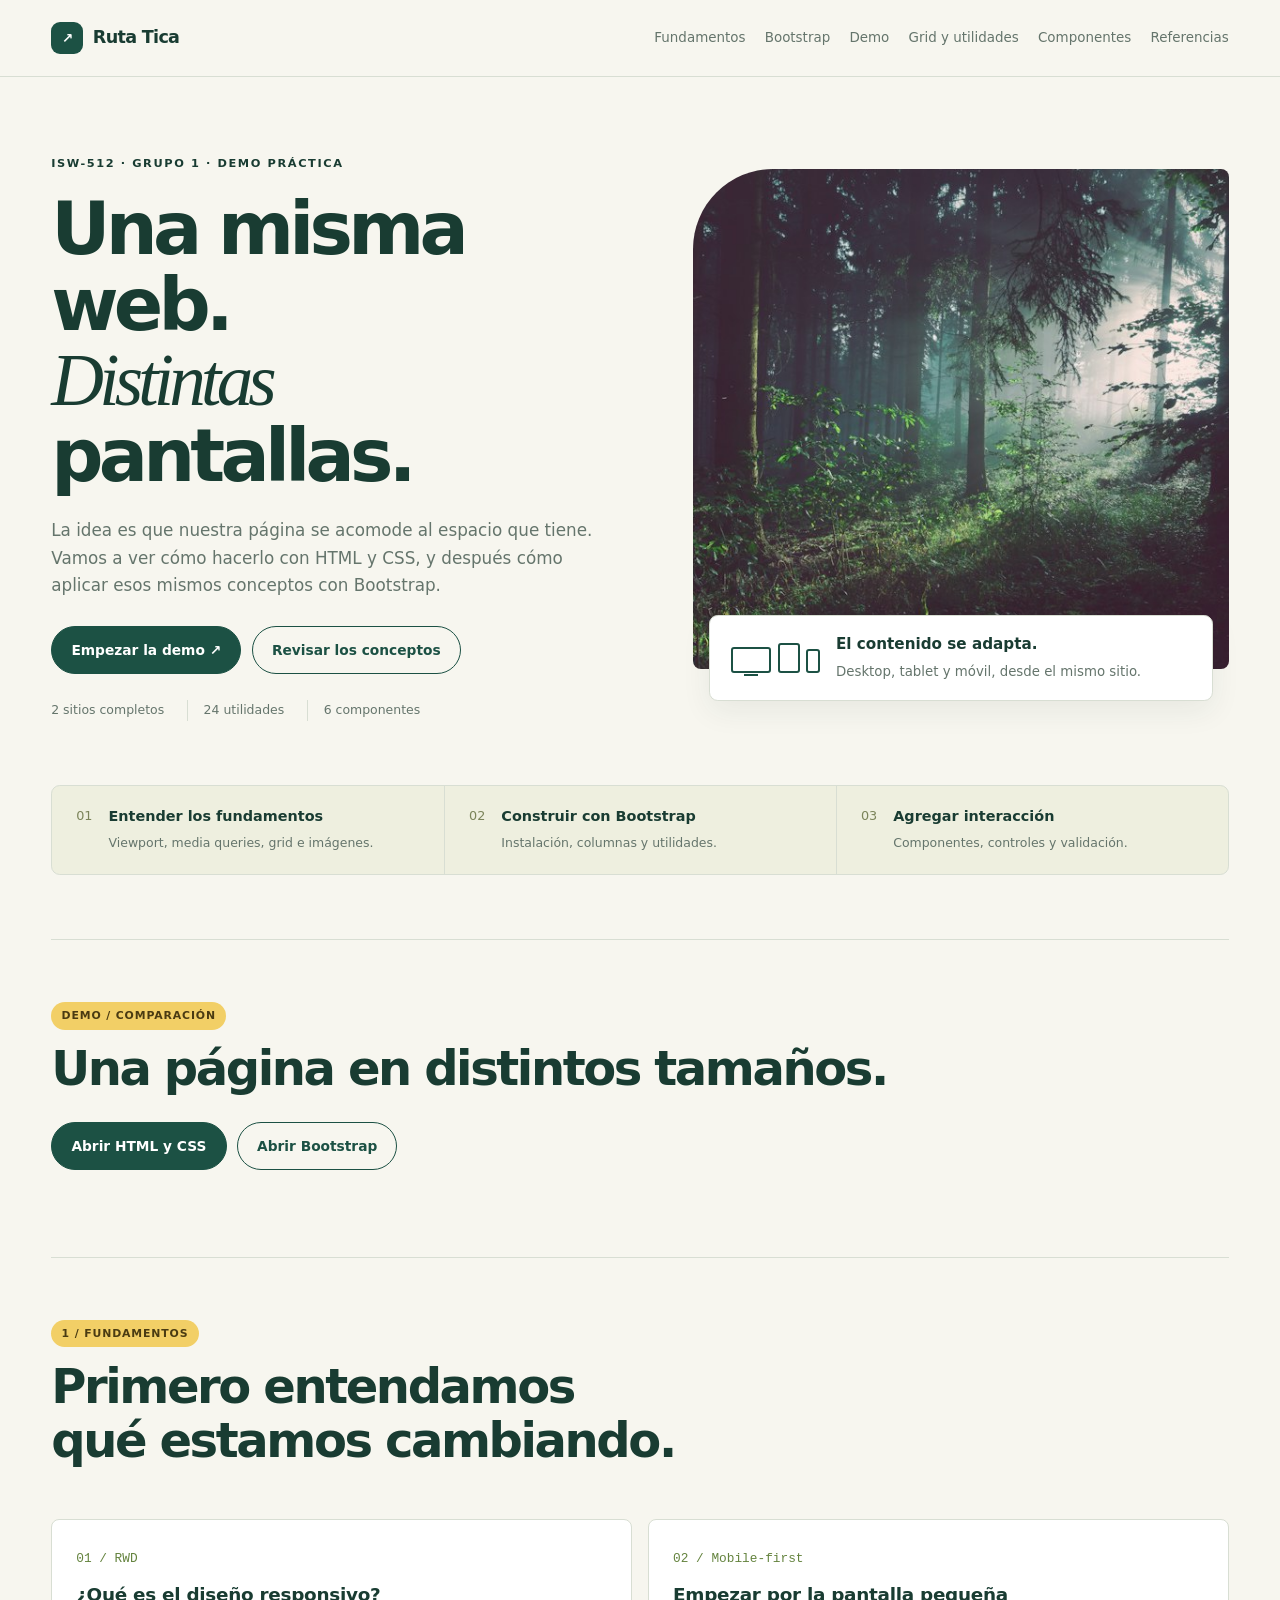
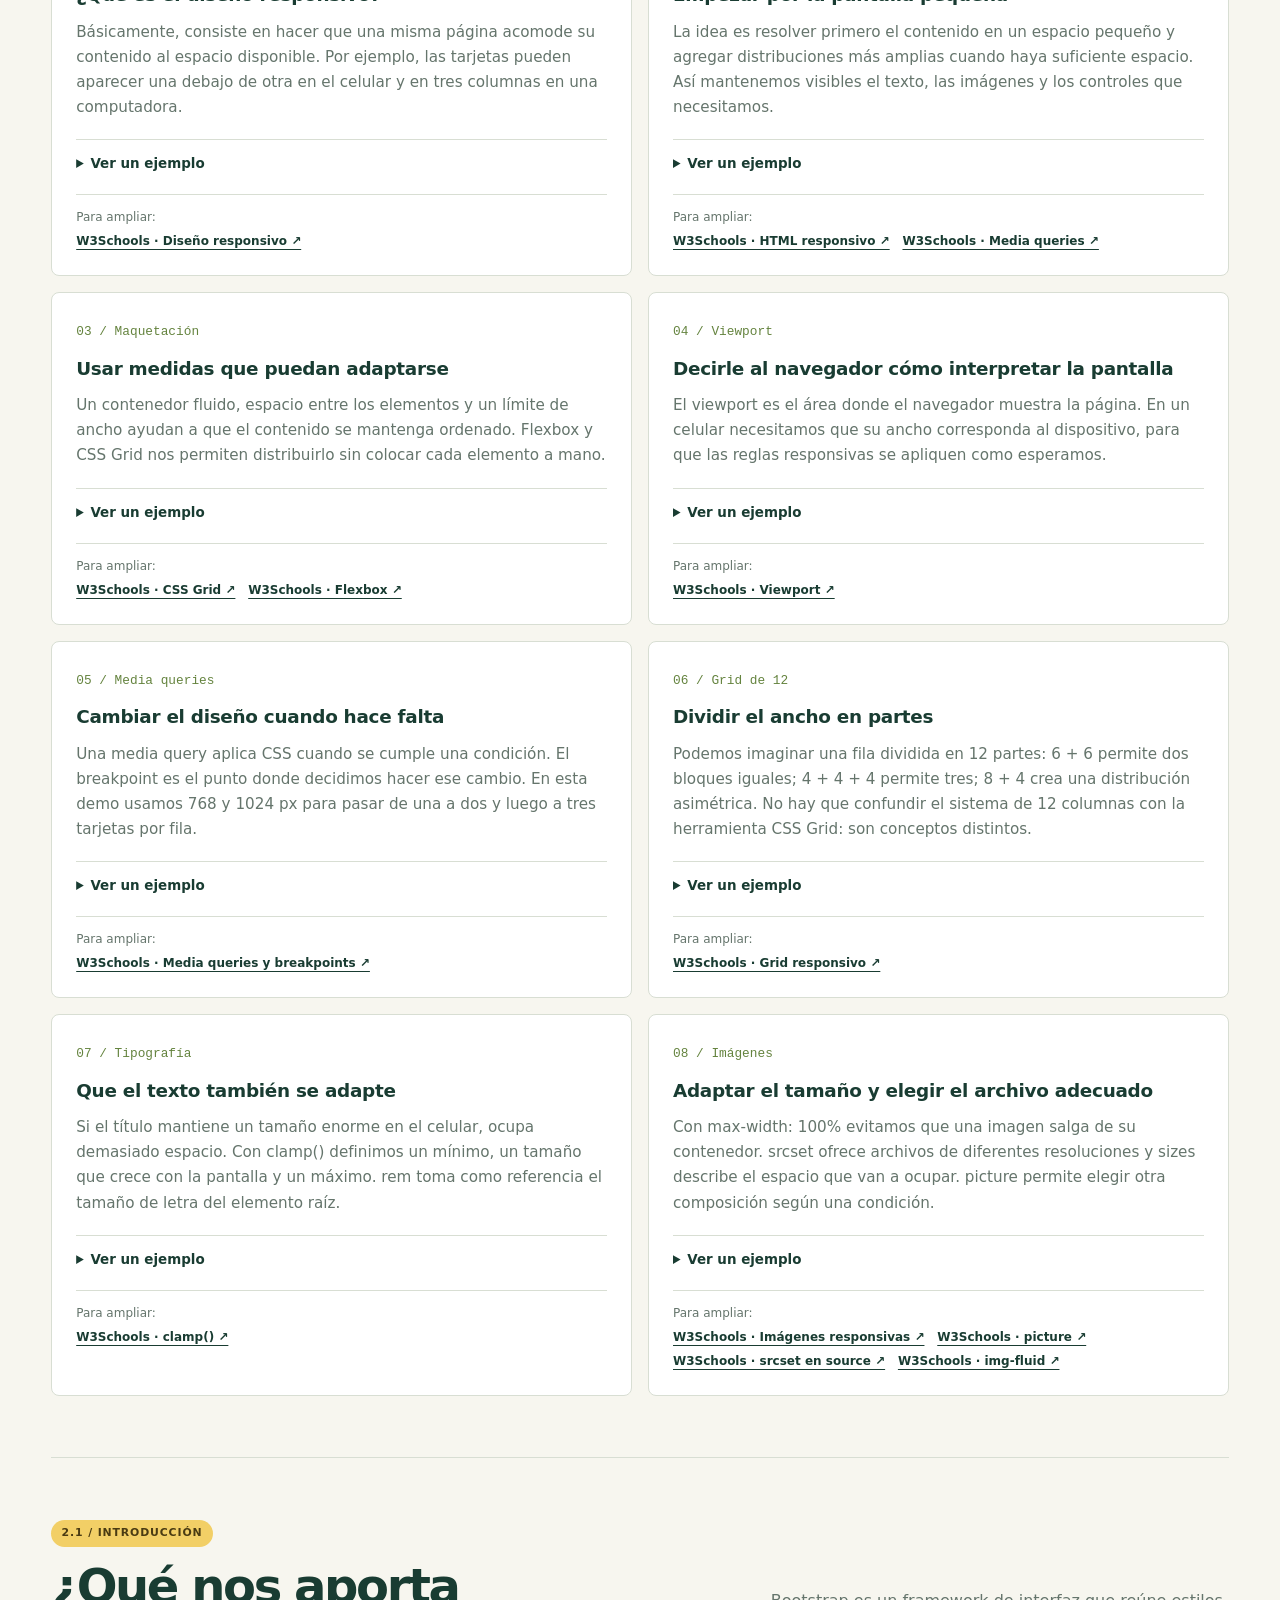
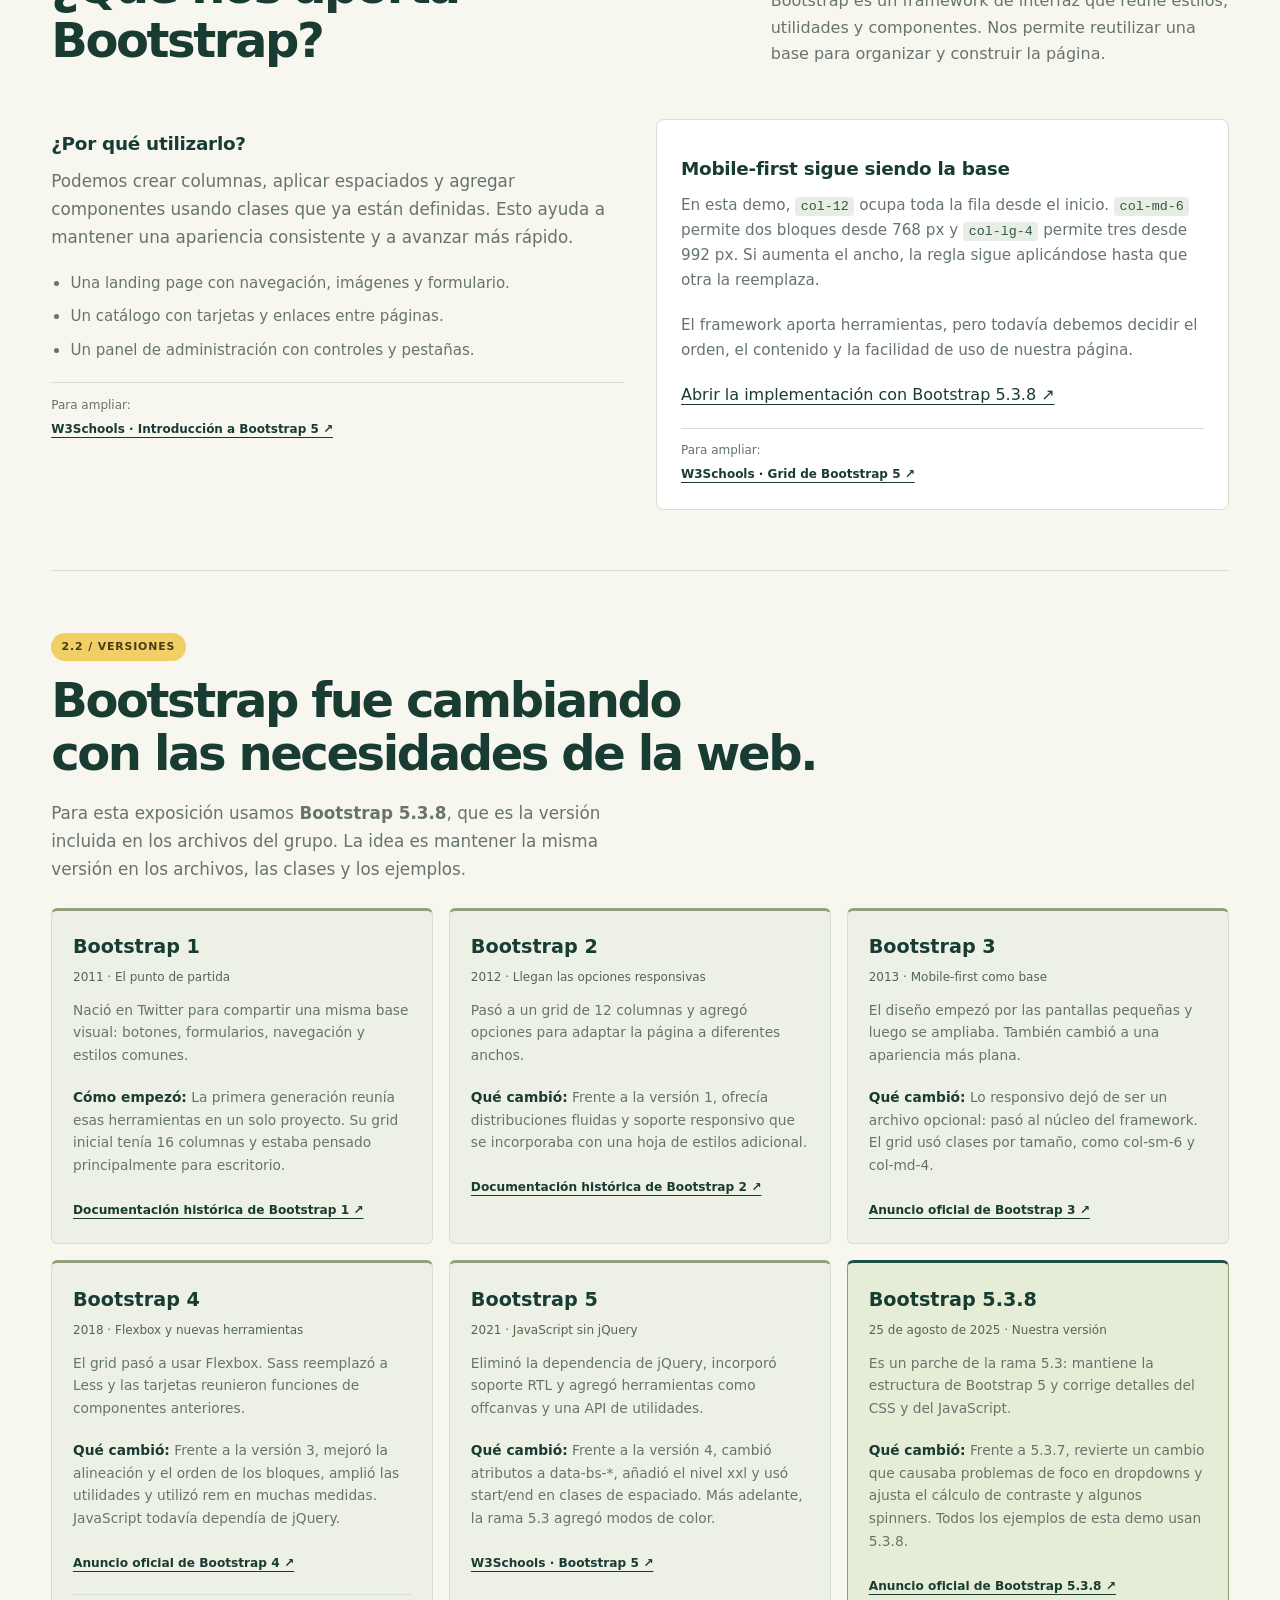
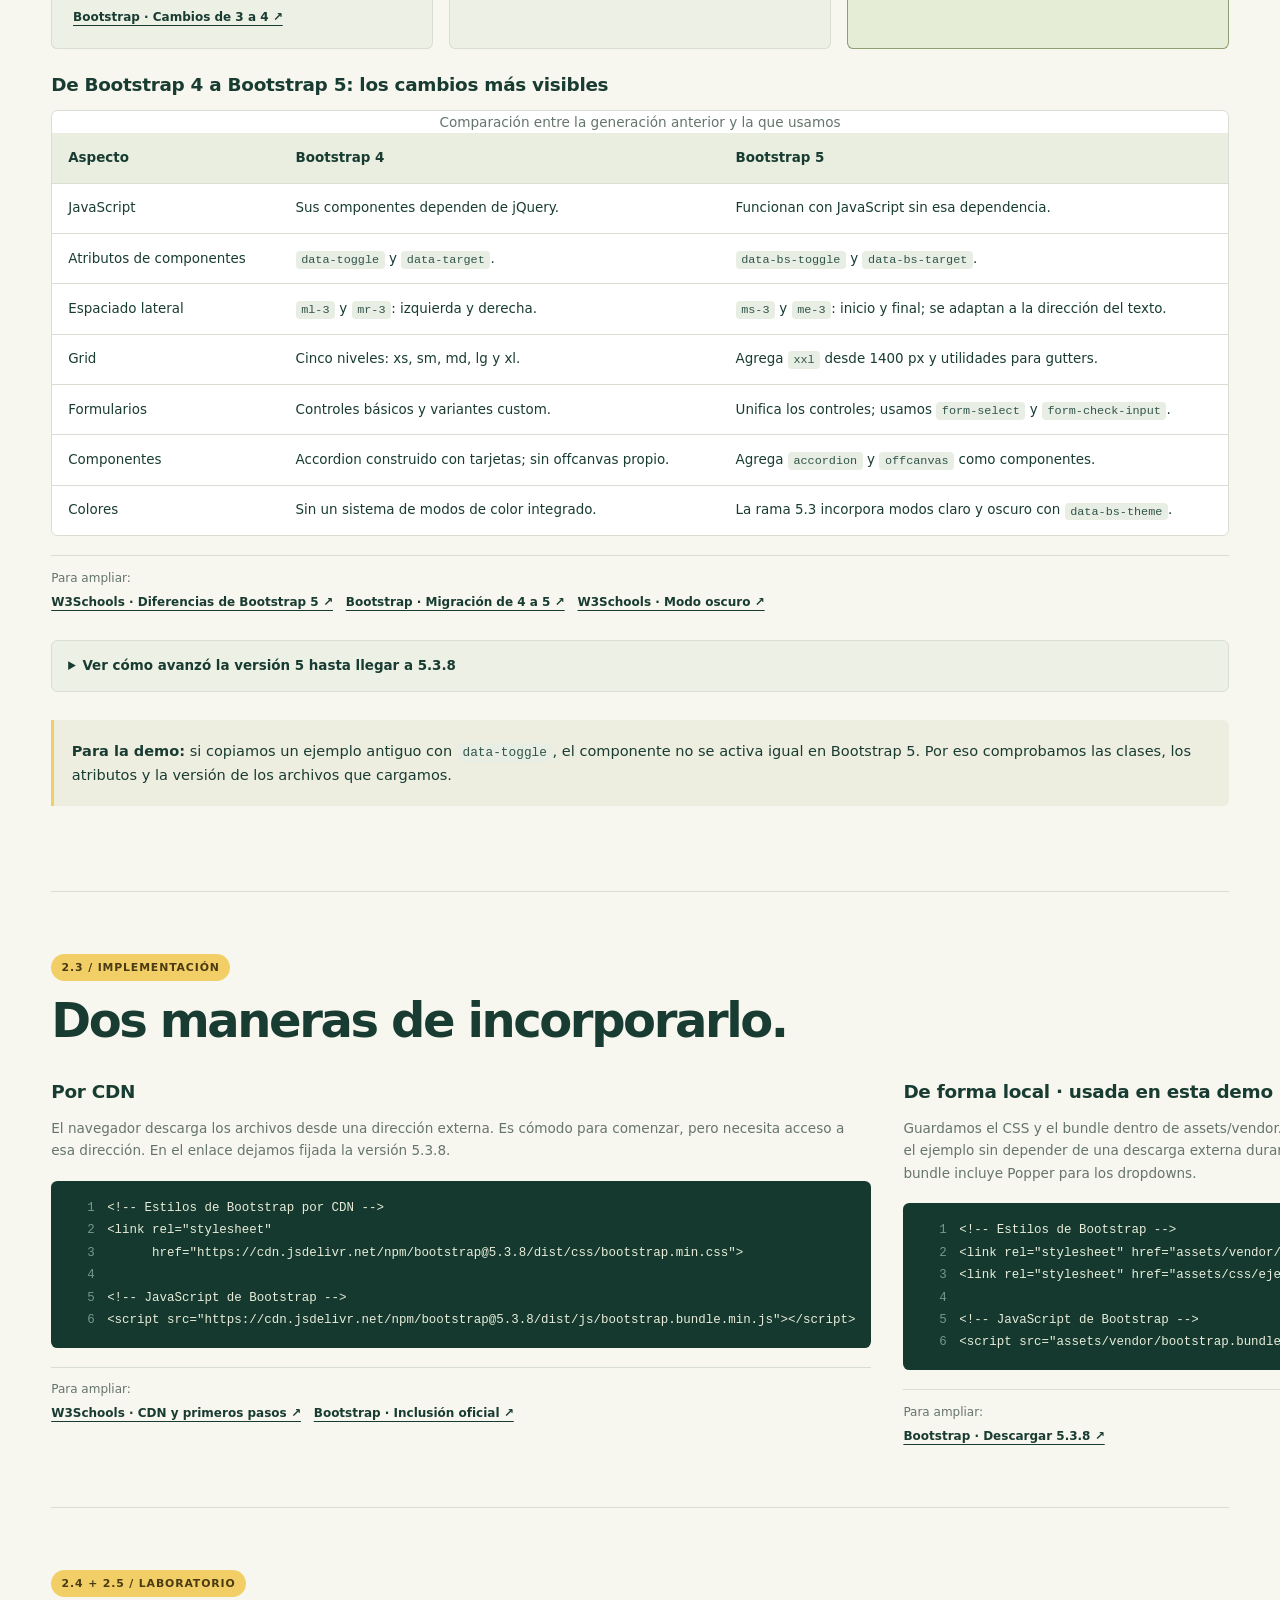
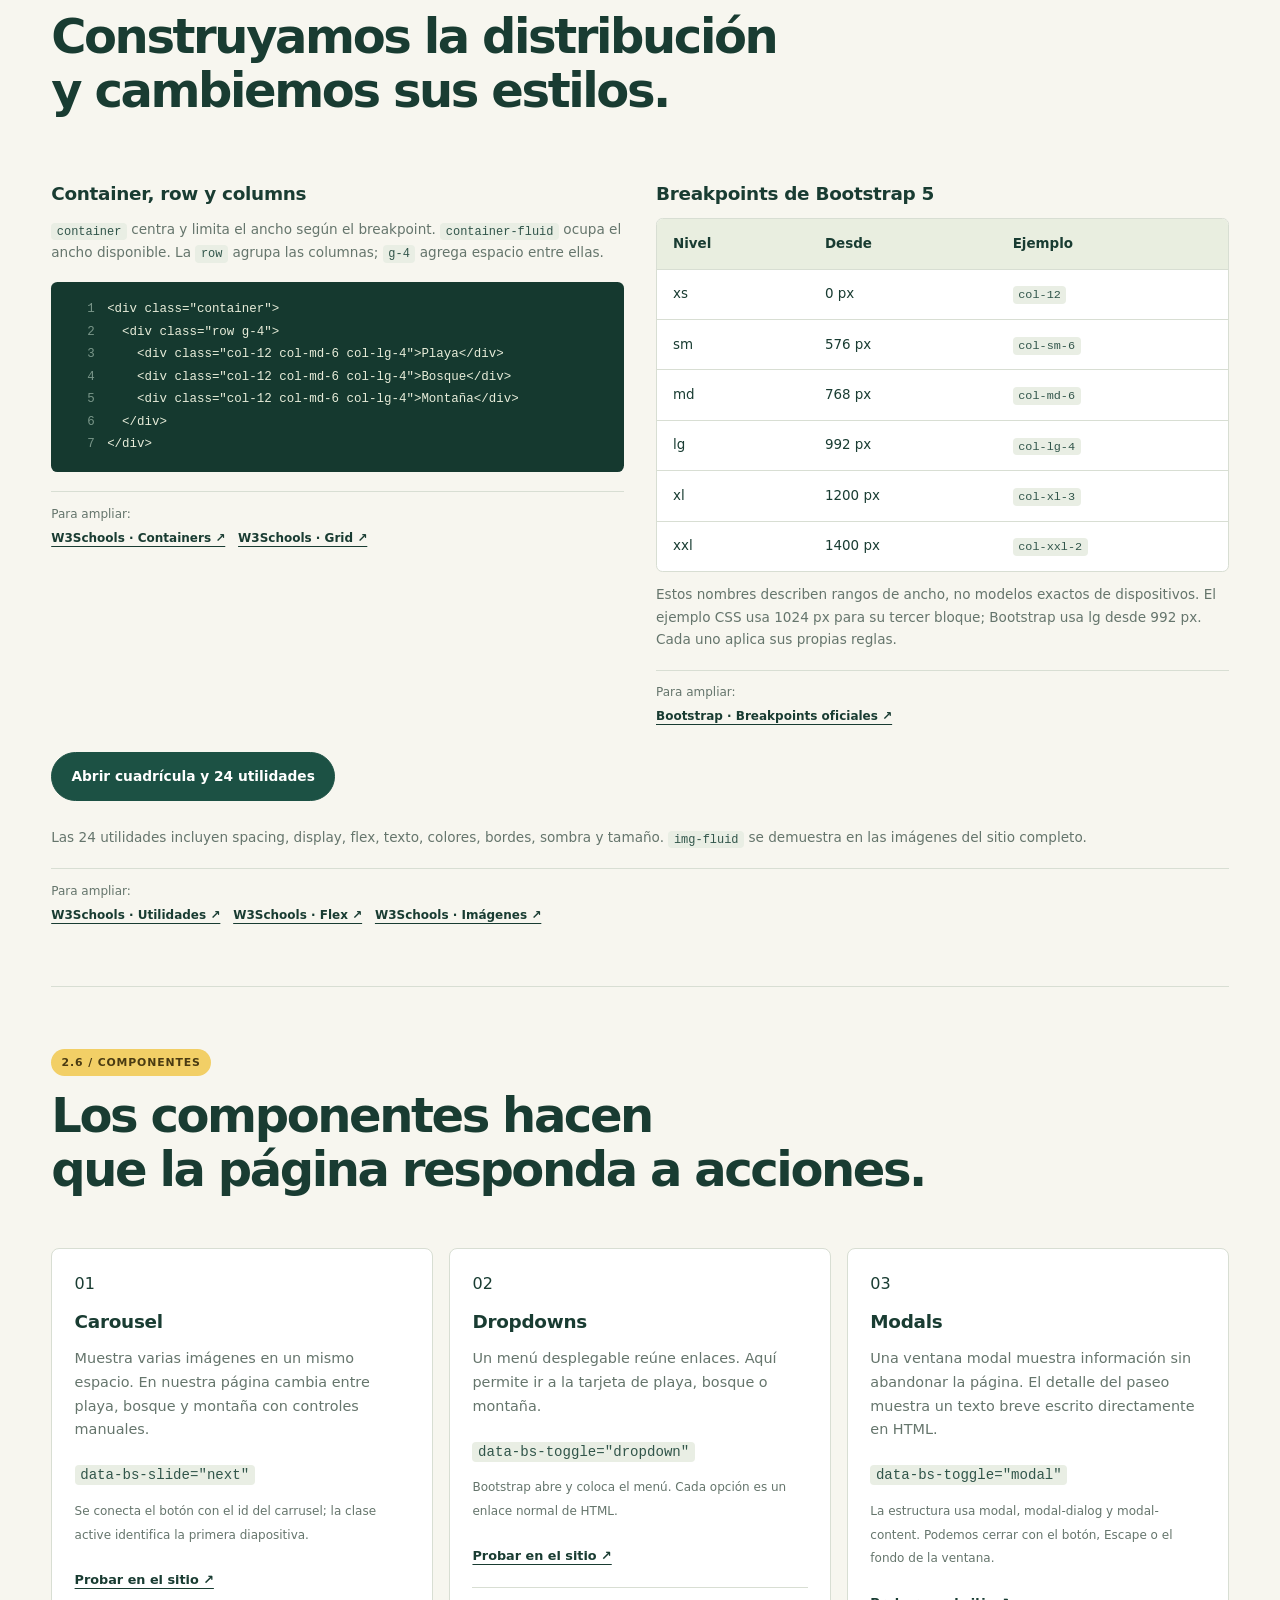
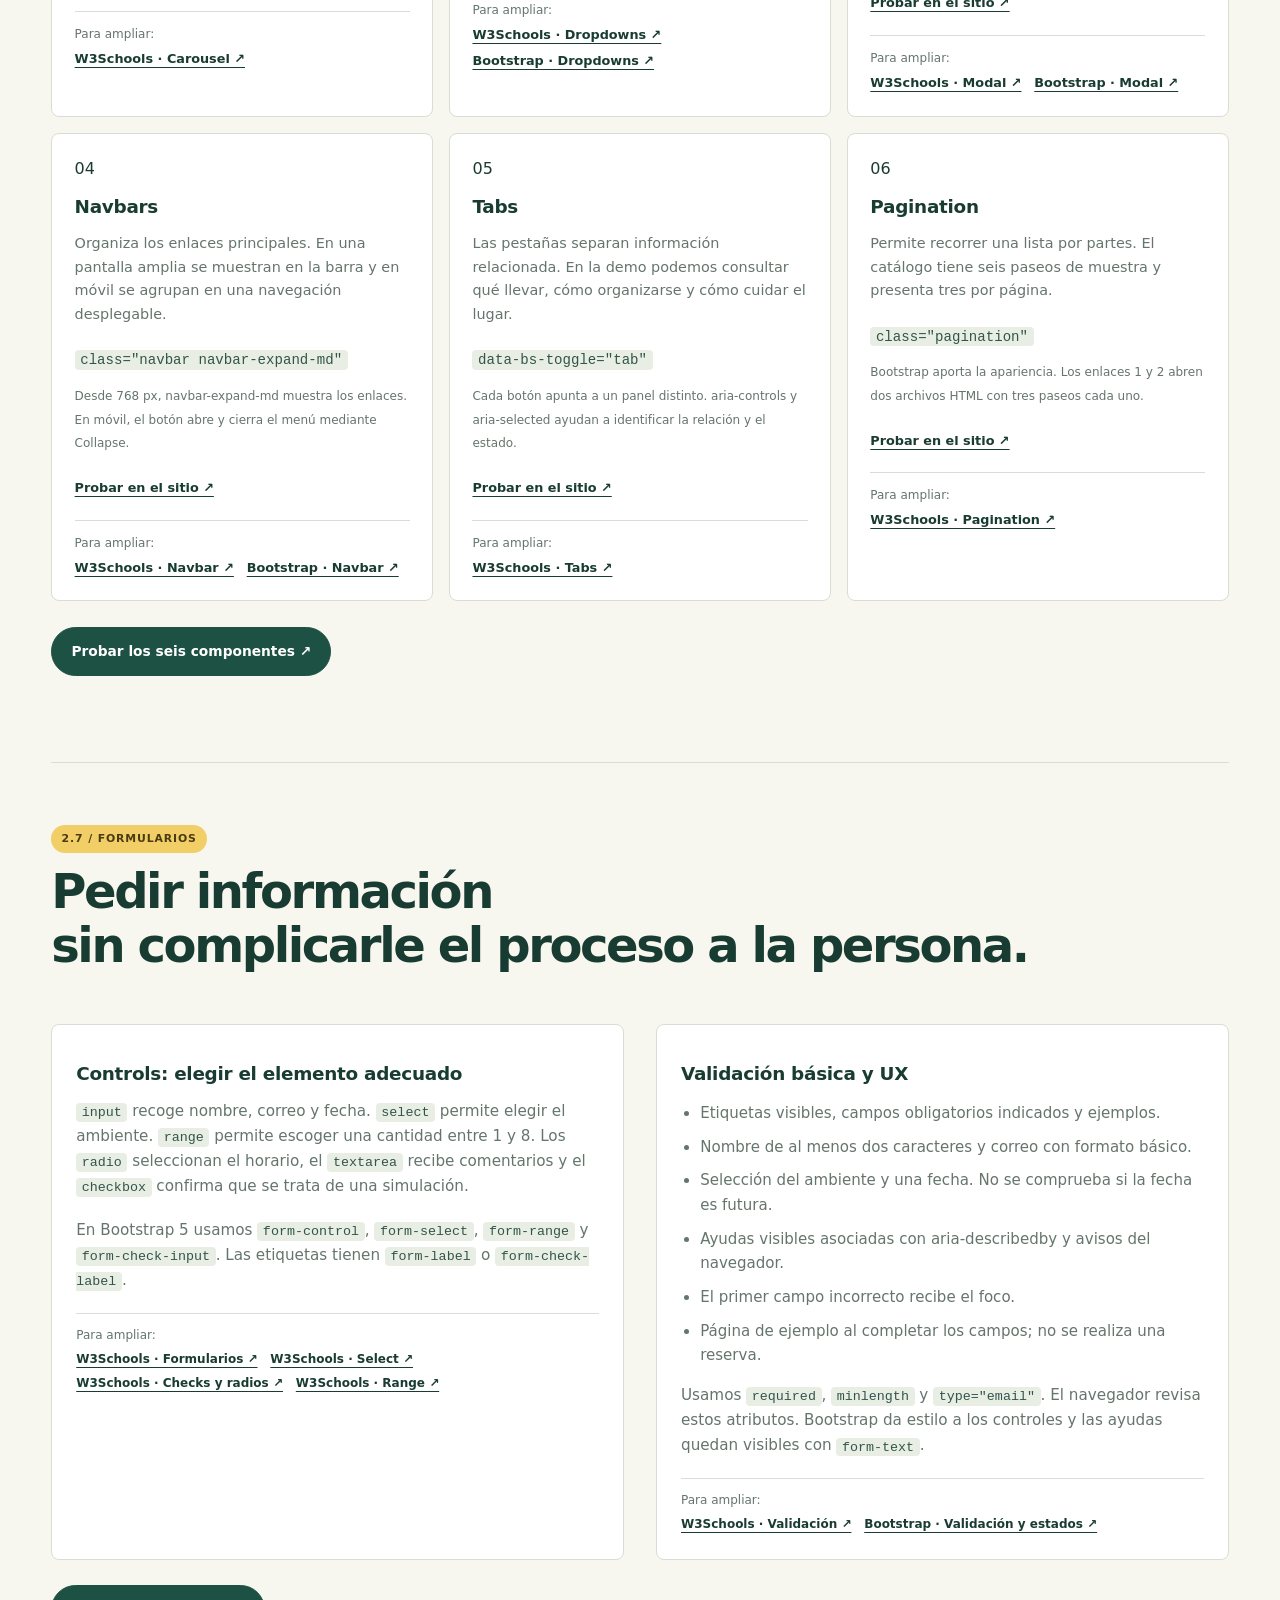
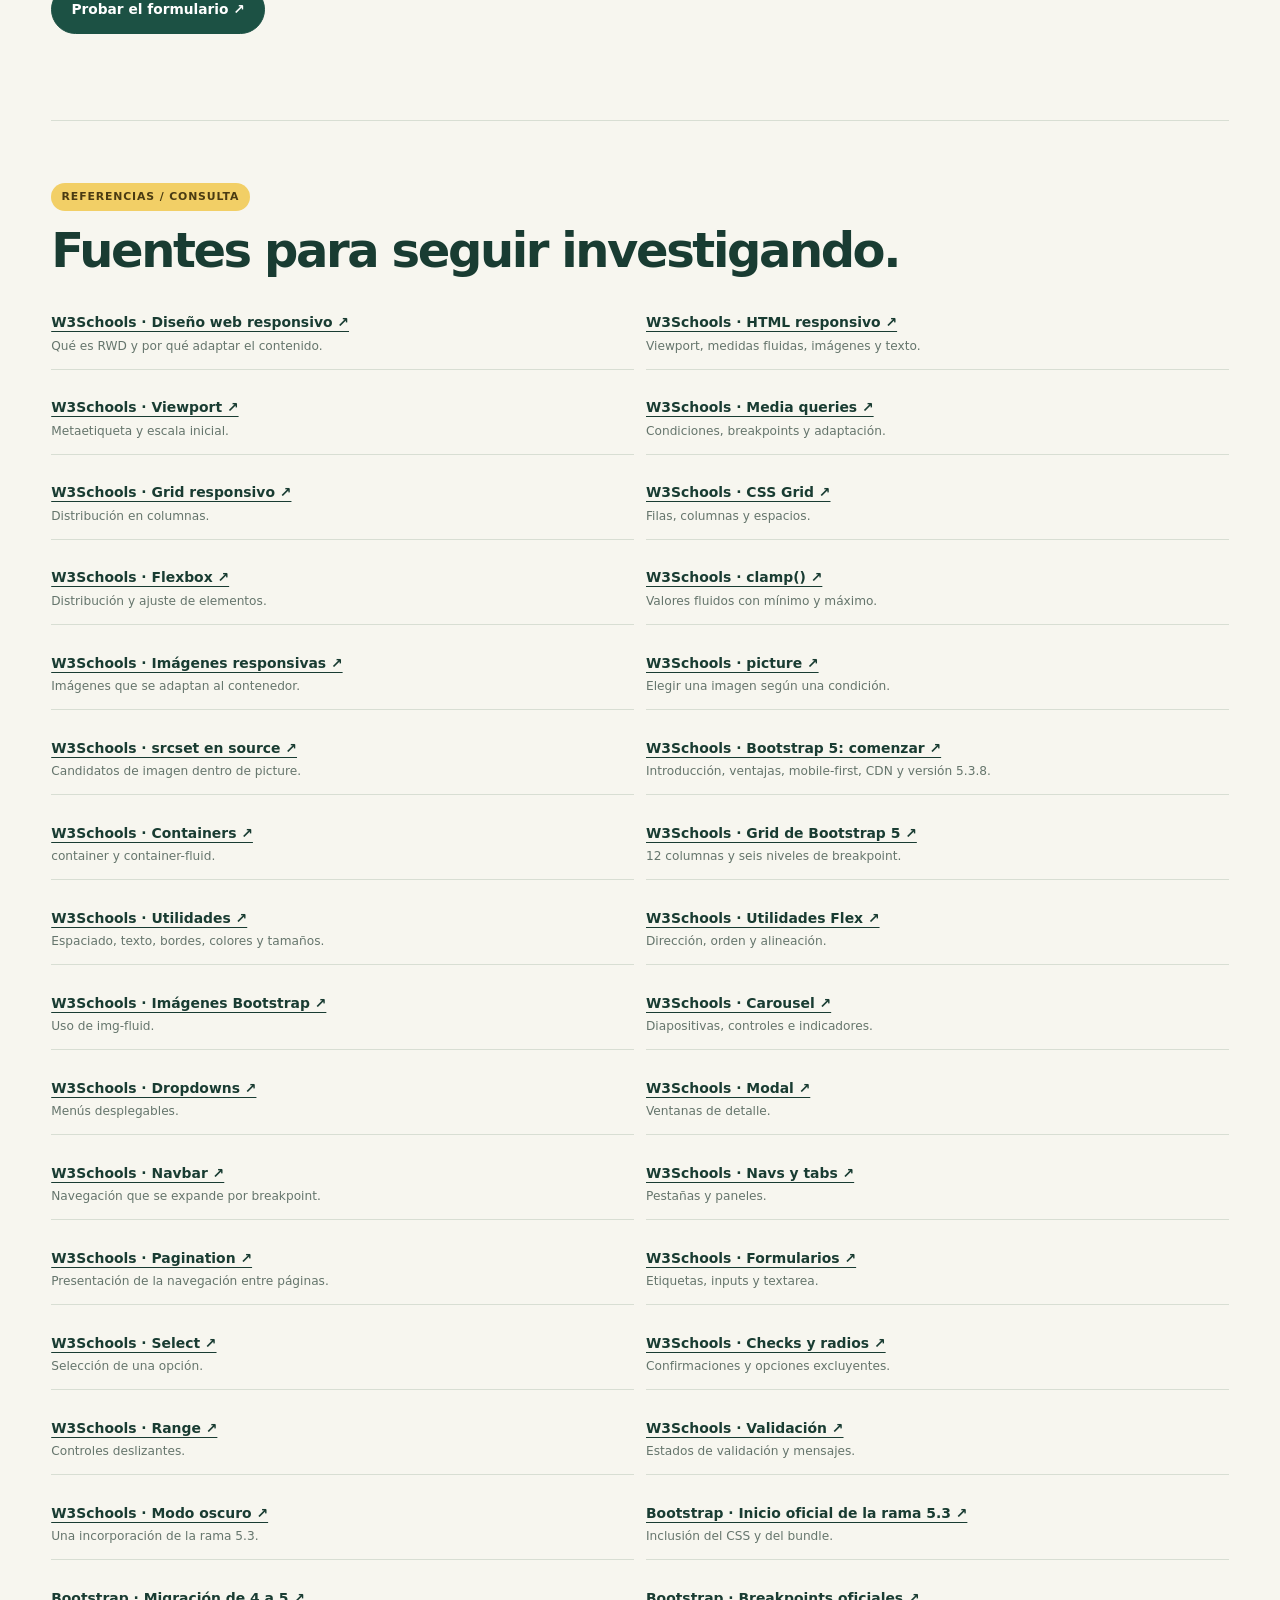
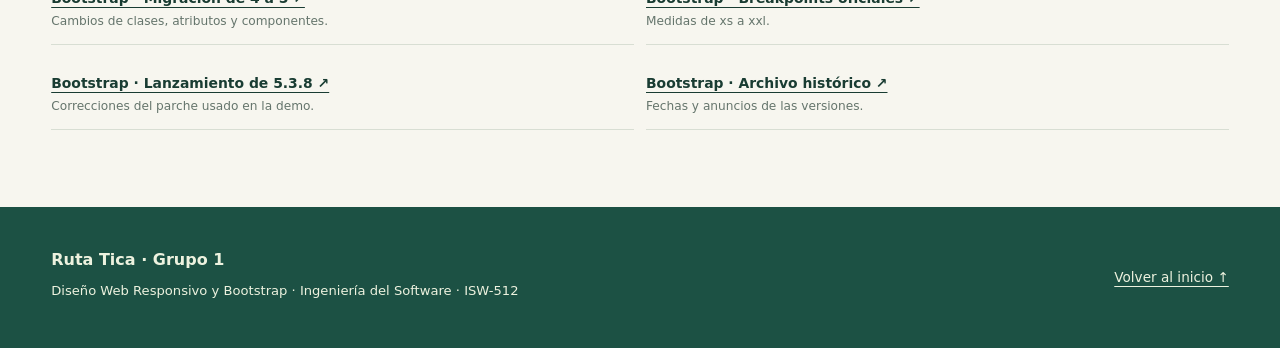
<file: index.html>
<!doctype html>
<html lang="es"><head><meta charset="UTF-8"><meta name="viewport" content="width=device-width,initial-scale=1"><meta name="description" content="Demo del grupo 1 de ISW-512: diseño web responsivo, Bootstrap 5.3.8, ejemplos funcionales y referencias de W3Schools."><title>Ruta Tica · Diseño Web Responsivo y Bootstrap</title><link rel="stylesheet" href="assets/css/principal.css"></head><body>
<a class="salto" href="#contenido">Saltar al contenido</a>
<header class="cabecera"><nav class="nav contenedor" aria-label="Navegación del laboratorio"><a class="marca" href="#contenido"><span class="marca-icono">↗</span> Ruta Tica</a><div class="nav-enlaces"><a href="#fundamentos">Fundamentos</a><a href="#bootstrap">Bootstrap</a><a href="#laboratorio">Demo</a><a href="#layout">Grid y utilidades</a><a href="#componentes">Componentes</a><a href="#referencias">Referencias</a></div></nav></header>
<main id="contenido" class="contenedor">
<section class="portada"><div><span class="etiqueta">ISW-512 · Grupo 1 · Demo práctica</span><h1>Una misma web.<br><em>Distintas</em><br>pantallas.</h1><p class="lead">La idea es que nuestra página se acomode al espacio que tiene. Vamos a ver cómo hacerlo con HTML y CSS, y después cómo aplicar esos mismos conceptos con Bootstrap.</p><div class="acciones"><a class="boton" href="#laboratorio">Empezar la demo ↗</a><a class="boton boton-claro" href="#fundamentos">Revisar los conceptos</a></div><div class="datos-portada"><span>2 sitios completos</span><span>24 utilidades</span><span>6 componentes</span></div></div><div class="portada-foto"><img src="assets/img/bosque-800.jpg" width="800" height="533" alt="Árboles de un bosque usados como fotografía de muestra"><div class="ficha-flotante"><div class="pantallas" aria-hidden="true"><i class="pantalla"></i><i class="pantalla tablet"></i><i class="pantalla movil"></i></div><div><strong>El contenido se adapta.</strong><small>Desktop, tablet y móvil, desde el mismo sitio.</small></div></div></div></section>
<nav class="ruta" aria-label="Ruta de la demostración"><a href="#fundamentos"><span>01</span><div><strong>Entender los fundamentos</strong><small>Viewport, media queries, grid e imágenes.</small></div></a><a href="#layout"><span>02</span><div><strong>Construir con Bootstrap</strong><small>Instalación, columnas y utilidades.</small></div></a><a href="#componentes"><span>03</span><div><strong>Agregar interacción</strong><small>Componentes, controles y validación.</small></div></a></nav>
<section class="seccion" id="laboratorio">
  <span class="numero">DEMO / COMPARACIÓN</span>
  <h2>Una página en distintos tamaños.</h2>

  <div class="acciones">
    <a class="boton" href="ejemplo-css.html" target="_blank" rel="noopener">Abrir HTML y CSS</a>
    <a class="boton boton-claro" href="ejemplo-bootstrap.html" target="_blank" rel="noopener">Abrir Bootstrap</a>
  </div>

</section>
<section class="seccion" id="fundamentos"><div class="titulo-seccion"><div><span class="numero">1 / FUNDAMENTOS</span><h2>Primero entendamos<br>qué estamos cambiando.</h2></div></div><div class="conceptos"><article class="concepto"><span class="codigo-mini">01 / RWD</span><h3>¿Qué es el diseño responsivo?</h3><p>Básicamente, consiste en hacer que una misma página acomode su contenido al espacio disponible. Por ejemplo, las tarjetas pueden aparecer una debajo de otra en el celular y en tres columnas en una computadora.</p><details><summary>Ver un ejemplo</summary><pre><code><span class="linea">.destinos {</span><span class="linea">  display: grid;</span><span class="linea">  grid-template-columns: repeat(12, minmax(0, 1fr));</span><span class="linea">}</span><span class="linea">.destino { grid-column: span 12; }</span></code></pre><p>Esta es la base para móvil: cada tarjeta ocupa las 12 columnas. Más adelante, las media queries cambian cuánto ocupa. En el ejemplo podemos verlo funcionando, no solamente en una imagen.</p></details><div class="referencia-tema"><span>Para ampliar:</span> <a href="https://www.w3schools.com/css/css_rwd_intro.asp" target="_blank" rel="noopener">W3Schools · Diseño responsivo ↗</a></div></article><article class="concepto"><span class="codigo-mini">02 / Mobile-first</span><h3>Empezar por la pantalla pequeña</h3><p>La idea es resolver primero el contenido en un espacio pequeño y agregar distribuciones más amplias cuando haya suficiente espacio. Así mantenemos visibles el texto, las imágenes y los controles que necesitamos.</p><details><summary>Ver un ejemplo</summary><pre><code><span class="linea">.portada { grid-template-columns: 1fr; }</span><span class="linea"></span><span class="linea">@media (min-width: 768px) {</span><span class="linea">  .portada { grid-template-columns: 1fr 1fr; }</span><span class="linea">}</span></code></pre><p>La regla inicial crea una columna. Desde 768 px se agregan dos. En lugar de identificar el modelo del celular, trabajamos con el ancho que tiene la página.</p></details><div class="referencia-tema"><span>Para ampliar:</span> <a href="https://www.w3schools.com/html/html_responsive.asp" target="_blank" rel="noopener">W3Schools · HTML responsivo ↗</a><a href="https://www.w3schools.com/css/css_rwd_mediaqueries.asp" target="_blank" rel="noopener">W3Schools · Media queries ↗</a></div></article><article class="concepto"><span class="codigo-mini">03 / Maquetación</span><h3>Usar medidas que puedan adaptarse</h3><p>Un contenedor fluido, espacio entre los elementos y un límite de ancho ayudan a que el contenido se mantenga ordenado. Flexbox y CSS Grid nos permiten distribuirlo sin colocar cada elemento a mano.</p><details><summary>Ver un ejemplo</summary><pre><code><span class="linea">* { box-sizing: border-box; }</span><span class="linea">.contenedor {</span><span class="linea">  width: min(1120px, 92%);</span><span class="linea">  margin-inline: auto;</span><span class="linea">}</span><span class="linea">.navegacion { display: flex; flex-wrap: wrap; }</span></code></pre><p>El 92% deja espacio a los lados; 1120 px limita el ancho en pantallas grandes. border-box incluye padding y borde dentro del tamaño. flex-wrap permite que los enlaces pasen a otra línea.</p></details><div class="referencia-tema"><span>Para ampliar:</span> <a href="https://www.w3schools.com/css/css_grid.asp" target="_blank" rel="noopener">W3Schools · CSS Grid ↗</a><a href="https://www.w3schools.com/css/css3_flexbox.asp" target="_blank" rel="noopener">W3Schools · Flexbox ↗</a></div></article><article class="concepto"><span class="codigo-mini">04 / Viewport</span><h3>Decirle al navegador cómo interpretar la pantalla</h3><p>El viewport es el área donde el navegador muestra la página. En un celular necesitamos que su ancho corresponda al dispositivo, para que las reglas responsivas se apliquen como esperamos.</p><details><summary>Ver un ejemplo</summary><pre><code><span class="linea">&lt;meta name=&quot;viewport&quot;</span><span class="linea">      content=&quot;width=device-width, initial-scale=1&quot;&gt;</span></code></pre><p>width=device-width ajusta el viewport al ancho del dispositivo. initial-scale=1 establece la escala inicial. Lo colocamos dentro de head y dejamos que la persona pueda utilizar el zoom.</p></details><div class="referencia-tema"><span>Para ampliar:</span> <a href="https://www.w3schools.com/css/css_rwd_viewport.asp" target="_blank" rel="noopener">W3Schools · Viewport ↗</a></div></article><article class="concepto"><span class="codigo-mini">05 / Media queries</span><h3>Cambiar el diseño cuando hace falta</h3><p>Una media query aplica CSS cuando se cumple una condición. El breakpoint es el punto donde decidimos hacer ese cambio. En esta demo usamos 768 y 1024 px para pasar de una a dos y luego a tres tarjetas por fila.</p><details><summary>Ver un ejemplo</summary><pre><code><span class="linea">@media (min-width: 768px) {</span><span class="linea">  .destino { grid-column: span 6; }</span><span class="linea">}</span><span class="linea">@media (min-width: 1024px) {</span><span class="linea">  .destino { grid-column: span 4; }</span><span class="linea">}</span></code></pre><p>Las dos condiciones pueden cumplirse al mismo tiempo. En pantallas de 1024 px o más, la regla posterior de span 4 reemplaza span 6. Los breakpoints se eligen según lo que necesita el contenido.</p></details><div class="referencia-tema"><span>Para ampliar:</span> <a href="https://www.w3schools.com/css/css_rwd_mediaqueries.asp" target="_blank" rel="noopener">W3Schools · Media queries y breakpoints ↗</a></div></article><article class="concepto"><span class="codigo-mini">06 / Grid de 12</span><h3>Dividir el ancho en partes</h3><p>Podemos imaginar una fila dividida en 12 partes: 6 + 6 permite dos bloques iguales; 4 + 4 + 4 permite tres; 8 + 4 crea una distribución asimétrica. No hay que confundir el sistema de 12 columnas con la herramienta CSS Grid: son conceptos distintos.</p><details><summary>Ver un ejemplo</summary><pre><code><span class="linea">.destinos {</span><span class="linea">  display: grid;</span><span class="linea">  grid-template-columns: repeat(12, minmax(0, 1fr));</span><span class="linea">  gap: 1.5rem;</span><span class="linea">}</span><span class="linea">.destino { grid-column: span 4; }</span></code></pre><p>En el ejemplo CSS construimos ese sistema con CSS Grid. Bootstrap implementa su grid tradicional con Flexbox. En ambos casos, la distribución se puede expresar como partes de una fila.</p></details><div class="referencia-tema"><span>Para ampliar:</span> <a href="https://www.w3schools.com/css/css_rwd_grid.asp" target="_blank" rel="noopener">W3Schools · Grid responsivo ↗</a></div></article><article class="concepto"><span class="codigo-mini">07 / Tipografía</span><h3>Que el texto también se adapte</h3><p>Si el título mantiene un tamaño enorme en el celular, ocupa demasiado espacio. Con clamp() definimos un mínimo, un tamaño que crece con la pantalla y un máximo. rem toma como referencia el tamaño de letra del elemento raíz.</p><details><summary>Ver un ejemplo</summary><pre><code><span class="linea">h1 {</span><span class="linea">  font-size: clamp(2.4rem, 1.2rem + 5vw, 5rem);</span><span class="linea">  line-height: 1.04;</span><span class="linea">}</span><span class="linea">p { max-width: 65ch; }</span></code></pre><p>El título cambia de manera gradual, incluso entre los breakpoints. El máximo en ch ayuda a que un párrafo no forme líneas demasiado largas.</p></details><div class="referencia-tema"><span>Para ampliar:</span> <a href="https://www.w3schools.com/cssref/func_clamp.php" target="_blank" rel="noopener">W3Schools · clamp() ↗</a></div></article><article class="concepto"><span class="codigo-mini">08 / Imágenes</span><h3>Adaptar el tamaño y elegir el archivo adecuado</h3><p>Con max-width: 100% evitamos que una imagen salga de su contenedor. srcset ofrece archivos de diferentes resoluciones y sizes describe el espacio que van a ocupar. picture permite elegir otra composición según una condición.</p><details><summary>Ver un ejemplo</summary><pre><code><span class="linea">&lt;picture&gt;</span><span class="linea">  &lt;source media=&quot;(max-width: 767px)&quot;</span><span class="linea">          srcset=&quot;assets/img/bosque-800.jpg&quot;&gt;</span><span class="linea">  &lt;img src=&quot;assets/img/playa-1400.jpg&quot;</span><span class="linea">       srcset=&quot;assets/img/playa-400.jpg 400w,</span><span class="linea">               assets/img/playa-800.jpg 800w,</span><span class="linea">               assets/img/playa-1400.jpg 1400w&quot;</span><span class="linea">       sizes=&quot;(min-width: 768px) 44vw, 92vw&quot;</span><span class="linea">       alt=&quot;Olas del mar vistas desde una costa&quot;&gt;</span><span class="linea">&lt;/picture&gt;</span></code></pre><p>En móvil, picture prioriza el bosque; en una pantalla más ancha, aparece la costa. Con srcset el navegador elige el archivo considerando el espacio y la densidad de píxeles. Bootstrap aporta img-fluid para adaptar la imagen al contenedor.</p></details><div class="referencia-tema"><span>Para ampliar:</span> <a href="https://www.w3schools.com/css/css_rwd_images.asp" target="_blank" rel="noopener">W3Schools · Imágenes responsivas ↗</a><a href="https://www.w3schools.com/tags/tag_picture.asp" target="_blank" rel="noopener">W3Schools · picture ↗</a><a href="https://www.w3schools.com/tags/att_source_srcset.asp" target="_blank" rel="noopener">W3Schools · srcset en source ↗</a><a href="https://www.w3schools.com/bootstrap5/bootstrap_images.php" target="_blank" rel="noopener">W3Schools · img-fluid ↗</a></div></article></div></section>
<section class="seccion" id="bootstrap"><div class="titulo-seccion"><div><span class="numero">2.1 / INTRODUCCIÓN</span><h2>¿Qué nos aporta<br>Bootstrap?</h2></div><p>Bootstrap es un framework de interfaz que reúne estilos, utilidades y componentes. Nos permite reutilizar una base para organizar y construir la página.</p></div><div class="split"><div><h3>¿Por qué utilizarlo?</h3><p class="lead">Podemos crear columnas, aplicar espaciados y agregar componentes usando clases que ya están definidas. Esto ayuda a mantener una apariencia consistente y a avanzar más rápido.</p><ul class="lista"><li>Una landing page con navegación, imágenes y formulario.</li><li>Un catálogo con tarjetas y enlaces entre páginas.</li><li>Un panel de administración con controles y pestañas.</li></ul><div class="referencia-tema"><span>Para ampliar:</span> <a href="https://www.w3schools.com/bootstrap5/bootstrap_get_started.php" target="_blank" rel="noopener">W3Schools · Introducción a Bootstrap 5 ↗</a></div></div><div class="concepto"><h3>Mobile-first sigue siendo la base</h3><p>En esta demo, <code>col-12</code> ocupa toda la fila desde el inicio. <code>col-md-6</code> permite dos bloques desde 768 px y <code>col-lg-4</code> permite tres desde 992 px. Si aumenta el ancho, la regla sigue aplicándose hasta que otra la reemplaza.</p><p>El framework aporta herramientas, pero todavía debemos decidir el orden, el contenido y la facilidad de uso de nuestra página.</p><a href="ejemplo-bootstrap.html" target="_blank" rel="noopener">Abrir la implementación con Bootstrap 5.3.8 ↗</a><div class="referencia-tema"><span>Para ampliar:</span> <a href="https://www.w3schools.com/bootstrap5/bootstrap_grid_system.php" target="_blank" rel="noopener">W3Schools · Grid de Bootstrap 5 ↗</a></div></div></div></section>
<section class="seccion" id="versiones"><span class="numero">2.2 / VERSIONES</span><h2>Bootstrap fue cambiando<br>con las necesidades de la web.</h2><p class="lead">Para esta exposición usamos <strong>Bootstrap 5.3.8</strong>, que es la versión incluida en los archivos del grupo. La idea es mantener la misma versión en los archivos, las clases y los ejemplos.</p><div class="versiones"><article class="version"><strong>Bootstrap 1</strong><span class="version-fecha">2011 · El punto de partida</span><p>Nació en Twitter para compartir una misma base visual: botones, formularios, navegación y estilos comunes.</p><p><b>Cómo empezó:</b> La primera generación reunía esas herramientas en un solo proyecto. Su grid inicial tenía 16 columnas y estaba pensado principalmente para escritorio.</p><a href="https://getbootstrap.com/1.4.0/" target="_blank" rel="noopener">Documentación histórica de Bootstrap 1 ↗</a></article><article class="version"><strong>Bootstrap 2</strong><span class="version-fecha">2012 · Llegan las opciones responsivas</span><p>Pasó a un grid de 12 columnas y agregó opciones para adaptar la página a diferentes anchos.</p><p><b>Qué cambió:</b> Frente a la versión 1, ofrecía distribuciones fluidas y soporte responsivo que se incorporaba con una hoja de estilos adicional.</p><a href="https://getbootstrap.com/2.3.2/scaffolding.html" target="_blank" rel="noopener">Documentación histórica de Bootstrap 2 ↗</a></article><article class="version"><strong>Bootstrap 3</strong><span class="version-fecha">2013 · Mobile-first como base</span><p>El diseño empezó por las pantallas pequeñas y luego se ampliaba. También cambió a una apariencia más plana.</p><p><b>Qué cambió:</b> Lo responsivo dejó de ser un archivo opcional: pasó al núcleo del framework. El grid usó clases por tamaño, como col-sm-6 y col-md-4.</p><a href="https://blog.getbootstrap.com/2013/08/19/bootstrap-3-released/" target="_blank" rel="noopener">Anuncio oficial de Bootstrap 3 ↗</a></article><article class="version"><strong>Bootstrap 4</strong><span class="version-fecha">2018 · Flexbox y nuevas herramientas</span><p>El grid pasó a usar Flexbox. Sass reemplazó a Less y las tarjetas reunieron funciones de componentes anteriores.</p><p><b>Qué cambió:</b> Frente a la versión 3, mejoró la alineación y el orden de los bloques, amplió las utilidades y utilizó rem en muchas medidas. JavaScript todavía dependía de jQuery.</p><a href="https://blog.getbootstrap.com/2018/01/18/bootstrap-4/" target="_blank" rel="noopener">Anuncio oficial de Bootstrap 4 ↗</a><div class="referencia-tema"><a href="https://getbootstrap.com/docs/4.6/migration/" target="_blank" rel="noopener">Bootstrap · Cambios de 3 a 4 ↗</a></div></article><article class="version"><strong>Bootstrap 5</strong><span class="version-fecha">2021 · JavaScript sin jQuery</span><p>Eliminó la dependencia de jQuery, incorporó soporte RTL y agregó herramientas como offcanvas y una API de utilidades.</p><p><b>Qué cambió:</b> Frente a la versión 4, cambió atributos a data-bs-*, añadió el nivel xxl y usó start/end en clases de espaciado. Más adelante, la rama 5.3 agregó modos de color.</p><a href="https://www.w3schools.com/bootstrap5/bootstrap_get_started.php" target="_blank" rel="noopener">W3Schools · Bootstrap 5 ↗</a></article><article class="version version-elegida"><strong>Bootstrap 5.3.8</strong><span class="version-fecha">25 de agosto de 2025 · Nuestra versión</span><p>Es un parche de la rama 5.3: mantiene la estructura de Bootstrap 5 y corrige detalles del CSS y del JavaScript.</p><p><b>Qué cambió:</b> Frente a 5.3.7, revierte un cambio que causaba problemas de foco en dropdowns y ajusta el cálculo de contraste y algunos spinners. Todos los ejemplos de esta demo usan 5.3.8.</p><a href="https://blog.getbootstrap.com/2025/08/25/bootstrap-5-3-8/" target="_blank" rel="noopener">Anuncio oficial de Bootstrap 5.3.8 ↗</a></article></div>
<h3>De Bootstrap 4 a Bootstrap 5: los cambios más visibles</h3><div class="tabla-wrap"><table><caption class="nota">Comparación entre la generación anterior y la que usamos</caption><thead><tr><th>Aspecto</th><th>Bootstrap 4</th><th>Bootstrap 5</th></tr></thead><tbody><tr><td>JavaScript</td><td>Sus componentes dependen de jQuery.</td><td>Funcionan con JavaScript sin esa dependencia.</td></tr><tr><td>Atributos de componentes</td><td><code>data-toggle</code> y <code>data-target</code>.</td><td><code>data-bs-toggle</code> y <code>data-bs-target</code>.</td></tr><tr><td>Espaciado lateral</td><td><code>ml-3</code> y <code>mr-3</code>: izquierda y derecha.</td><td><code>ms-3</code> y <code>me-3</code>: inicio y final; se adaptan a la dirección del texto.</td></tr><tr><td>Grid</td><td>Cinco niveles: xs, sm, md, lg y xl.</td><td>Agrega <code>xxl</code> desde 1400 px y utilidades para gutters.</td></tr><tr><td>Formularios</td><td>Controles básicos y variantes custom.</td><td>Unifica los controles; usamos <code>form-select</code> y <code>form-check-input</code>.</td></tr><tr><td>Componentes</td><td>Accordion construido con tarjetas; sin offcanvas propio.</td><td>Agrega <code>accordion</code> y <code>offcanvas</code> como componentes.</td></tr><tr><td>Colores</td><td>Sin un sistema de modos de color integrado.</td><td>La rama 5.3 incorpora modos claro y oscuro con <code>data-bs-theme</code>.</td></tr></tbody></table></div><div class="referencia-tema"><span>Para ampliar:</span> <a href="https://www.w3schools.com/bootstrap5/bootstrap_get_started.php" target="_blank" rel="noopener">W3Schools · Diferencias de Bootstrap 5 ↗</a><a href="https://getbootstrap.com/docs/5.3/migration/" target="_blank" rel="noopener">Bootstrap · Migración de 4 a 5 ↗</a><a href="https://www.w3schools.com/bootstrap5/bootstrap_dark_mode.php" target="_blank" rel="noopener">W3Schools · Modo oscuro ↗</a></div>
<details class="version-detalle"><summary>Ver cómo avanzó la versión 5 hasta llegar a 5.3.8</summary><div class="tabla-wrap"><table><thead><tr><th>Rama</th><th>Cambio principal</th><th>Fuente oficial</th></tr></thead><tbody><tr><td>5.0 · 2021</td><td>Base sin jQuery, RTL, nuevo accordion y offcanvas.</td><td><a href="https://blog.getbootstrap.com/2021/05/05/bootstrap-5/" target="_blank" rel="noopener">Bootstrap 5.0 ↗</a></td></tr><tr><td>5.1 · 2021</td><td>Agrega stacks para organizar elementos y nuevas utilidades.</td><td><a href="https://blog.getbootstrap.com/2021/08/04/bootstrap-5-1-0/" target="_blank" rel="noopener">Bootstrap 5.1 ↗</a></td></tr><tr><td>5.2 · 2022</td><td>Amplía las variables CSS en componentes y la personalización; incorpora offcanvas responsivo.</td><td><a href="https://blog.getbootstrap.com/2022/07/19/bootstrap-5-2-0/" target="_blank" rel="noopener">Bootstrap 5.2 ↗</a></td></tr><tr><td>5.3 · 2023</td><td>Introduce modos de color y amplía las variables y utilidades de color.</td><td><a href="https://blog.getbootstrap.com/2023/05/30/bootstrap-5-3-0/" target="_blank" rel="noopener">Bootstrap 5.3 ↗</a></td></tr><tr><td>5.3.8 · 2025</td><td>Corrige detalles del foco en dropdowns, contraste del CSS y spinners; actualiza la documentación.</td><td><a href="https://blog.getbootstrap.com/2025/08/25/bootstrap-5-3-8/" target="_blank" rel="noopener">Bootstrap 5.3.8 ↗</a></td></tr></tbody></table></div></details><div class="apunte"><p><strong>Para la demo:</strong> si copiamos un ejemplo antiguo con <code>data-toggle</code>, el componente no se activa igual en Bootstrap 5. Por eso comprobamos las clases, los atributos y la versión de los archivos que cargamos.</p></div></section>
<section class="seccion" id="implementacion"><span class="numero">2.3 / IMPLEMENTACIÓN</span><h2>Dos maneras de incorporarlo.</h2><div class="split"><article><h3>Por CDN</h3><p class="nota">El navegador descarga los archivos desde una dirección externa. Es cómodo para comenzar, pero necesita acceso a esa dirección. En el enlace dejamos fijada la versión 5.3.8.</p><pre><code><span class="linea">&lt;!-- Estilos de Bootstrap por CDN --&gt;</span><span class="linea">&lt;link rel=&quot;stylesheet&quot;</span><span class="linea">      href=&quot;https://cdn.jsdelivr.net/npm/bootstrap@5.3.8/dist/css/bootstrap.min.css&quot;&gt;</span><span class="linea"></span><span class="linea">&lt;!-- JavaScript de Bootstrap --&gt;</span><span class="linea">&lt;script src=&quot;https://cdn.jsdelivr.net/npm/bootstrap@5.3.8/dist/js/bootstrap.bundle.min.js&quot;&gt;&lt;/script&gt;</span></code></pre><div class="referencia-tema"><span>Para ampliar:</span> <a href="https://www.w3schools.com/bootstrap5/bootstrap_get_started.php" target="_blank" rel="noopener">W3Schools · CDN y primeros pasos ↗</a><a href="https://getbootstrap.com/docs/5.3/getting-started/introduction/" target="_blank" rel="noopener">Bootstrap · Inclusión oficial ↗</a></div></article><article><h3>De forma local · usada en esta demo</h3><p class="nota">Guardamos el CSS y el bundle dentro de assets/vendor. Así podemos mostrar el ejemplo sin depender de una descarga externa durante la exposición. El bundle incluye Popper para los dropdowns.</p><pre><code><span class="linea">&lt;!-- Estilos de Bootstrap --&gt;</span><span class="linea">&lt;link rel=&quot;stylesheet&quot; href=&quot;assets/vendor/bootstrap.min.css&quot;&gt;</span><span class="linea">&lt;link rel=&quot;stylesheet&quot; href=&quot;assets/css/ejemplo-bootstrap.css&quot;&gt;</span><span class="linea"></span><span class="linea">&lt;!-- JavaScript de Bootstrap --&gt;</span><span class="linea">&lt;script src=&quot;assets/vendor/bootstrap.bundle.min.js&quot;&gt;&lt;/script&gt;</span></code></pre><div class="referencia-tema"><span>Para ampliar:</span> <a href="https://getbootstrap.com/docs/5.3/getting-started/download/" target="_blank" rel="noopener">Bootstrap · Descargar 5.3.8 ↗</a></div></article></div></section>
<section class="seccion" id="layout"><div class="titulo-seccion"><div><span class="numero">2.4 + 2.5 / LABORATORIO</span><h2>Construyamos la distribución<br>y cambiemos sus estilos.</h2></div></div><div class="split"><div><h3>Container, row y columns</h3><p class="nota"><code>container</code> centra y limita el ancho según el breakpoint. <code>container-fluid</code> ocupa el ancho disponible. La <code>row</code> agrupa las columnas; <code>g-4</code> agrega espacio entre ellas.</p><pre><code><span class="linea">&lt;div class=&quot;container&quot;&gt;</span><span class="linea">  &lt;div class=&quot;row g-4&quot;&gt;</span><span class="linea">    &lt;div class=&quot;col-12 col-md-6 col-lg-4&quot;&gt;Playa&lt;/div&gt;</span><span class="linea">    &lt;div class=&quot;col-12 col-md-6 col-lg-4&quot;&gt;Bosque&lt;/div&gt;</span><span class="linea">    &lt;div class=&quot;col-12 col-md-6 col-lg-4&quot;&gt;Montaña&lt;/div&gt;</span><span class="linea">  &lt;/div&gt;</span><span class="linea">&lt;/div&gt;</span></code></pre><div class="referencia-tema"><span>Para ampliar:</span> <a href="https://www.w3schools.com/bootstrap5/bootstrap_containers.php" target="_blank" rel="noopener">W3Schools · Containers ↗</a><a href="https://www.w3schools.com/bootstrap5/bootstrap_grid_system.php" target="_blank" rel="noopener">W3Schools · Grid ↗</a></div></div><div><h3>Breakpoints de Bootstrap 5</h3><div class="tabla-wrap"><table><thead><tr><th>Nivel</th><th>Desde</th><th>Ejemplo</th></tr></thead><tbody><tr><td>xs</td><td>0 px</td><td><code>col-12</code></td></tr><tr><td>sm</td><td>576 px</td><td><code>col-sm-6</code></td></tr><tr><td>md</td><td>768 px</td><td><code>col-md-6</code></td></tr><tr><td>lg</td><td>992 px</td><td><code>col-lg-4</code></td></tr><tr><td>xl</td><td>1200 px</td><td><code>col-xl-3</code></td></tr><tr><td>xxl</td><td>1400 px</td><td><code>col-xxl-2</code></td></tr></tbody></table></div><p class="nota">Estos nombres describen rangos de ancho, no modelos exactos de dispositivos. El ejemplo CSS usa 1024 px para su tercer bloque; Bootstrap usa lg desde 992 px. Cada uno aplica sus propias reglas.</p><div class="referencia-tema"><span>Para ampliar:</span> <a href="https://getbootstrap.com/docs/5.3/layout/breakpoints/" target="_blank" rel="noopener">Bootstrap · Breakpoints oficiales ↗</a></div></div></div><div class="acciones"><a class="boton" href="laboratorio-bootstrap.html" target="_blank" rel="noopener">Abrir cuadrícula y 24 utilidades</a></div><p class="nota">Las 24 utilidades incluyen spacing, display, flex, texto, colores, bordes, sombra y tamaño. <code>img-fluid</code> se demuestra en las imágenes del sitio completo.</p><div class="referencia-tema"><span>Para ampliar:</span> <a href="https://www.w3schools.com/bootstrap5/bootstrap_utilities.php" target="_blank" rel="noopener">W3Schools · Utilidades ↗</a><a href="https://www.w3schools.com/bootstrap5/bootstrap_flex.php" target="_blank" rel="noopener">W3Schools · Flex ↗</a><a href="https://www.w3schools.com/bootstrap5/bootstrap_images.php" target="_blank" rel="noopener">W3Schools · Imágenes ↗</a></div></section>
<section class="seccion" id="componentes"><div class="titulo-seccion"><div><span class="numero">2.6 / COMPONENTES</span><h2>Los componentes hacen<br>que la página responda a acciones.</h2></div></div><div class="componentes"><article class="componente"><span class="codigo-mini">01</span><h3>Carousel</h3><p>Muestra varias imágenes en un mismo espacio. En nuestra página cambia entre playa, bosque y montaña con controles manuales.</p><code>data-bs-slide=&quot;next&quot;</code><p><small>Se conecta el botón con el id del carrusel; la clase active identifica la primera diapositiva.</small></p><a href="ejemplo-bootstrap.html#paisajes" target="_blank" rel="noopener">Probar en el sitio ↗</a><div class="referencia-tema"><span>Para ampliar:</span> <a href="https://www.w3schools.com/bootstrap5/bootstrap_carousel.php" target="_blank" rel="noopener">W3Schools · Carousel ↗</a></div></article><article class="componente"><span class="codigo-mini">02</span><h3>Dropdowns</h3><p>Un menú desplegable reúne enlaces. Aquí permite ir a la tarjeta de playa, bosque o montaña.</p><code>data-bs-toggle=&quot;dropdown&quot;</code><p><small>Bootstrap abre y coloca el menú. Cada opción es un enlace normal de HTML.</small></p><a href="ejemplo-bootstrap.html#destinos" target="_blank" rel="noopener">Probar en el sitio ↗</a><div class="referencia-tema"><span>Para ampliar:</span> <a href="https://www.w3schools.com/bootstrap5/bootstrap_dropdowns.php" target="_blank" rel="noopener">W3Schools · Dropdowns ↗</a><a href="https://getbootstrap.com/docs/5.3/components/dropdowns/" target="_blank" rel="noopener">Bootstrap · Dropdowns ↗</a></div></article><article class="componente"><span class="codigo-mini">03</span><h3>Modals</h3><p>Una ventana modal muestra información sin abandonar la página. El detalle del paseo muestra un texto breve escrito directamente en HTML.</p><code>data-bs-toggle=&quot;modal&quot;</code><p><small>La estructura usa modal, modal-dialog y modal-content. Podemos cerrar con el botón, Escape o el fondo de la ventana.</small></p><a href="ejemplo-bootstrap.html#destinos" target="_blank" rel="noopener">Probar en el sitio ↗</a><div class="referencia-tema"><span>Para ampliar:</span> <a href="https://www.w3schools.com/bootstrap5/bootstrap_modal.php" target="_blank" rel="noopener">W3Schools · Modal ↗</a><a href="https://getbootstrap.com/docs/5.3/components/modal/" target="_blank" rel="noopener">Bootstrap · Modal ↗</a></div></article><article class="componente"><span class="codigo-mini">04</span><h3>Navbars</h3><p>Organiza los enlaces principales. En una pantalla amplia se muestran en la barra y en móvil se agrupan en una navegación desplegable.</p><code>class=&quot;navbar navbar-expand-md&quot;</code><p><small>Desde 768 px, navbar-expand-md muestra los enlaces. En móvil, el botón abre y cierra el menú mediante Collapse.</small></p><a href="ejemplo-bootstrap.html#contenido" target="_blank" rel="noopener">Probar en el sitio ↗</a><div class="referencia-tema"><span>Para ampliar:</span> <a href="https://www.w3schools.com/bootstrap5/bootstrap_navbar.php" target="_blank" rel="noopener">W3Schools · Navbar ↗</a><a href="https://getbootstrap.com/docs/5.3/components/navbar/" target="_blank" rel="noopener">Bootstrap · Navbar ↗</a></div></article><article class="componente"><span class="codigo-mini">05</span><h3>Tabs</h3><p>Las pestañas separan información relacionada. En la demo podemos consultar qué llevar, cómo organizarse y cómo cuidar el lugar.</p><code>data-bs-toggle=&quot;tab&quot;</code><p><small>Cada botón apunta a un panel distinto. aria-controls y aria-selected ayudan a identificar la relación y el estado.</small></p><a href="ejemplo-bootstrap.html#preparacion" target="_blank" rel="noopener">Probar en el sitio ↗</a><div class="referencia-tema"><span>Para ampliar:</span> <a href="https://www.w3schools.com/bootstrap5/bootstrap_navs.php" target="_blank" rel="noopener">W3Schools · Tabs ↗</a></div></article><article class="componente"><span class="codigo-mini">06</span><h3>Pagination</h3><p>Permite recorrer una lista por partes. El catálogo tiene seis paseos de muestra y presenta tres por página.</p><code>class=&quot;pagination&quot;</code><p><small>Bootstrap aporta la apariencia. Los enlaces 1 y 2 abren dos archivos HTML con tres paseos cada uno.</small></p><a href="ejemplo-bootstrap.html#destinos" target="_blank" rel="noopener">Probar en el sitio ↗</a><div class="referencia-tema"><span>Para ampliar:</span> <a href="https://www.w3schools.com/bootstrap5/bootstrap_pagination.php" target="_blank" rel="noopener">W3Schools · Pagination ↗</a></div></article></div><div class="acciones"><a class="boton" href="ejemplo-bootstrap.html" target="_blank" rel="noopener">Probar los seis componentes ↗</a></div></section>
<section class="seccion" id="formularios"><div class="titulo-seccion"><div><span class="numero">2.7 / FORMULARIOS</span><h2>Pedir información<br>sin complicarle el proceso a la persona.</h2></div></div><div class="split"><article class="concepto"><h3>Controls: elegir el elemento adecuado</h3><p><code>input</code> recoge nombre, correo y fecha. <code>select</code> permite elegir el ambiente. <code>range</code> permite escoger una cantidad entre 1 y 8. Los <code>radio</code> seleccionan el horario, el <code>textarea</code> recibe comentarios y el <code>checkbox</code> confirma que se trata de una simulación.</p><p>En Bootstrap 5 usamos <code>form-control</code>, <code>form-select</code>, <code>form-range</code> y <code>form-check-input</code>. Las etiquetas tienen <code>form-label</code> o <code>form-check-label</code>.</p><div class="referencia-tema"><span>Para ampliar:</span> <a href="https://www.w3schools.com/bootstrap5/bootstrap_forms.php" target="_blank" rel="noopener">W3Schools · Formularios ↗</a><a href="https://www.w3schools.com/bootstrap5/bootstrap_form_select.php" target="_blank" rel="noopener">W3Schools · Select ↗</a><a href="https://www.w3schools.com/bootstrap5/bootstrap_form_check_radio.php" target="_blank" rel="noopener">W3Schools · Checks y radios ↗</a><a href="https://www.w3schools.com/bootstrap5/bootstrap_form_range.php" target="_blank" rel="noopener">W3Schools · Range ↗</a></div></article><article class="concepto"><h3>Validación básica y UX</h3><ul class="lista"><li>Etiquetas visibles, campos obligatorios indicados y ejemplos.</li><li>Nombre de al menos dos caracteres y correo con formato básico.</li><li>Selección del ambiente y una fecha. No se comprueba si la fecha es futura.</li><li>Ayudas visibles asociadas con aria-describedby y avisos del navegador.</li><li>El primer campo incorrecto recibe el foco.</li><li>Página de ejemplo al completar los campos; no se realiza una reserva.</li></ul><p>Usamos <code>required</code>, <code>minlength</code> y <code>type="email"</code>. El navegador revisa estos atributos. Bootstrap da estilo a los controles y las ayudas quedan visibles con <code>form-text</code>.</p><div class="referencia-tema"><span>Para ampliar:</span> <a href="https://www.w3schools.com/bootstrap5/bootstrap_form_validation.php" target="_blank" rel="noopener">W3Schools · Validación ↗</a><a href="https://getbootstrap.com/docs/5.3/forms/validation/" target="_blank" rel="noopener">Bootstrap · Validación y estados ↗</a></div></article></div><div class="acciones"><a class="boton" href="ejemplo-bootstrap.html#solicitud" target="_blank" rel="noopener">Probar el formulario ↗</a></div></section>

<section class="seccion" id="referencias"><span class="numero">REFERENCIAS / CONSULTA</span><h2>Fuentes para seguir investigando.</h2><ul class="sources"><li><a href="https://www.w3schools.com/css/css_rwd_intro.asp" target="_blank" rel="noopener">W3Schools · Diseño web responsivo ↗</a><small>Qué es RWD y por qué adaptar el contenido.</small></li><li><a href="https://www.w3schools.com/html/html_responsive.asp" target="_blank" rel="noopener">W3Schools · HTML responsivo ↗</a><small>Viewport, medidas fluidas, imágenes y texto.</small></li><li><a href="https://www.w3schools.com/css/css_rwd_viewport.asp" target="_blank" rel="noopener">W3Schools · Viewport ↗</a><small>Metaetiqueta y escala inicial.</small></li><li><a href="https://www.w3schools.com/css/css_rwd_mediaqueries.asp" target="_blank" rel="noopener">W3Schools · Media queries ↗</a><small>Condiciones, breakpoints y adaptación.</small></li><li><a href="https://www.w3schools.com/css/css_rwd_grid.asp" target="_blank" rel="noopener">W3Schools · Grid responsivo ↗</a><small>Distribución en columnas.</small></li><li><a href="https://www.w3schools.com/css/css_grid.asp" target="_blank" rel="noopener">W3Schools · CSS Grid ↗</a><small>Filas, columnas y espacios.</small></li><li><a href="https://www.w3schools.com/css/css3_flexbox.asp" target="_blank" rel="noopener">W3Schools · Flexbox ↗</a><small>Distribución y ajuste de elementos.</small></li><li><a href="https://www.w3schools.com/cssref/func_clamp.php" target="_blank" rel="noopener">W3Schools · clamp() ↗</a><small>Valores fluidos con mínimo y máximo.</small></li><li><a href="https://www.w3schools.com/css/css_rwd_images.asp" target="_blank" rel="noopener">W3Schools · Imágenes responsivas ↗</a><small>Imágenes que se adaptan al contenedor.</small></li><li><a href="https://www.w3schools.com/tags/tag_picture.asp" target="_blank" rel="noopener">W3Schools · picture ↗</a><small>Elegir una imagen según una condición.</small></li><li><a href="https://www.w3schools.com/tags/att_source_srcset.asp" target="_blank" rel="noopener">W3Schools · srcset en source ↗</a><small>Candidatos de imagen dentro de picture.</small></li><li><a href="https://www.w3schools.com/bootstrap5/bootstrap_get_started.php" target="_blank" rel="noopener">W3Schools · Bootstrap 5: comenzar ↗</a><small>Introducción, ventajas, mobile-first, CDN y versión 5.3.8.</small></li><li><a href="https://www.w3schools.com/bootstrap5/bootstrap_containers.php" target="_blank" rel="noopener">W3Schools · Containers ↗</a><small>container y container-fluid.</small></li><li><a href="https://www.w3schools.com/bootstrap5/bootstrap_grid_system.php" target="_blank" rel="noopener">W3Schools · Grid de Bootstrap 5 ↗</a><small>12 columnas y seis niveles de breakpoint.</small></li><li><a href="https://www.w3schools.com/bootstrap5/bootstrap_utilities.php" target="_blank" rel="noopener">W3Schools · Utilidades ↗</a><small>Espaciado, texto, bordes, colores y tamaños.</small></li><li><a href="https://www.w3schools.com/bootstrap5/bootstrap_flex.php" target="_blank" rel="noopener">W3Schools · Utilidades Flex ↗</a><small>Dirección, orden y alineación.</small></li><li><a href="https://www.w3schools.com/bootstrap5/bootstrap_images.php" target="_blank" rel="noopener">W3Schools · Imágenes Bootstrap ↗</a><small>Uso de img-fluid.</small></li><li><a href="https://www.w3schools.com/bootstrap5/bootstrap_carousel.php" target="_blank" rel="noopener">W3Schools · Carousel ↗</a><small>Diapositivas, controles e indicadores.</small></li><li><a href="https://www.w3schools.com/bootstrap5/bootstrap_dropdowns.php" target="_blank" rel="noopener">W3Schools · Dropdowns ↗</a><small>Menús desplegables.</small></li><li><a href="https://www.w3schools.com/bootstrap5/bootstrap_modal.php" target="_blank" rel="noopener">W3Schools · Modal ↗</a><small>Ventanas de detalle.</small></li><li><a href="https://www.w3schools.com/bootstrap5/bootstrap_navbar.php" target="_blank" rel="noopener">W3Schools · Navbar ↗</a><small>Navegación que se expande por breakpoint.</small></li><li><a href="https://www.w3schools.com/bootstrap5/bootstrap_navs.php" target="_blank" rel="noopener">W3Schools · Navs y tabs ↗</a><small>Pestañas y paneles.</small></li><li><a href="https://www.w3schools.com/bootstrap5/bootstrap_pagination.php" target="_blank" rel="noopener">W3Schools · Pagination ↗</a><small>Presentación de la navegación entre páginas.</small></li><li><a href="https://www.w3schools.com/bootstrap5/bootstrap_forms.php" target="_blank" rel="noopener">W3Schools · Formularios ↗</a><small>Etiquetas, inputs y textarea.</small></li><li><a href="https://www.w3schools.com/bootstrap5/bootstrap_form_select.php" target="_blank" rel="noopener">W3Schools · Select ↗</a><small>Selección de una opción.</small></li><li><a href="https://www.w3schools.com/bootstrap5/bootstrap_form_check_radio.php" target="_blank" rel="noopener">W3Schools · Checks y radios ↗</a><small>Confirmaciones y opciones excluyentes.</small></li><li><a href="https://www.w3schools.com/bootstrap5/bootstrap_form_range.php" target="_blank" rel="noopener">W3Schools · Range ↗</a><small>Controles deslizantes.</small></li><li><a href="https://www.w3schools.com/bootstrap5/bootstrap_form_validation.php" target="_blank" rel="noopener">W3Schools · Validación ↗</a><small>Estados de validación y mensajes.</small></li><li><a href="https://www.w3schools.com/bootstrap5/bootstrap_dark_mode.php" target="_blank" rel="noopener">W3Schools · Modo oscuro ↗</a><small>Una incorporación de la rama 5.3.</small></li><li><a href="https://getbootstrap.com/docs/5.3/getting-started/introduction/" target="_blank" rel="noopener">Bootstrap · Inicio oficial de la rama 5.3 ↗</a><small>Inclusión del CSS y del bundle.</small></li><li><a href="https://getbootstrap.com/docs/5.3/migration/" target="_blank" rel="noopener">Bootstrap · Migración de 4 a 5 ↗</a><small>Cambios de clases, atributos y componentes.</small></li><li><a href="https://getbootstrap.com/docs/5.3/layout/breakpoints/" target="_blank" rel="noopener">Bootstrap · Breakpoints oficiales ↗</a><small>Medidas de xs a xxl.</small></li><li><a href="https://blog.getbootstrap.com/2025/08/25/bootstrap-5-3-8/" target="_blank" rel="noopener">Bootstrap · Lanzamiento de 5.3.8 ↗</a><small>Correcciones del parche usado en la demo.</small></li><li><a href="https://blog.getbootstrap.com/archive/" target="_blank" rel="noopener">Bootstrap · Archivo histórico ↗</a><small>Fechas y anuncios de las versiones.</small></li></ul></section>
</main><footer class="pie"><div class="contenedor"><div><strong>Ruta Tica · Grupo 1</strong><p>Diseño Web Responsivo y Bootstrap · Ingeniería del Software · ISW-512</p></div><a href="#contenido">Volver al inicio ↑</a></div></footer></body></html>
</file>
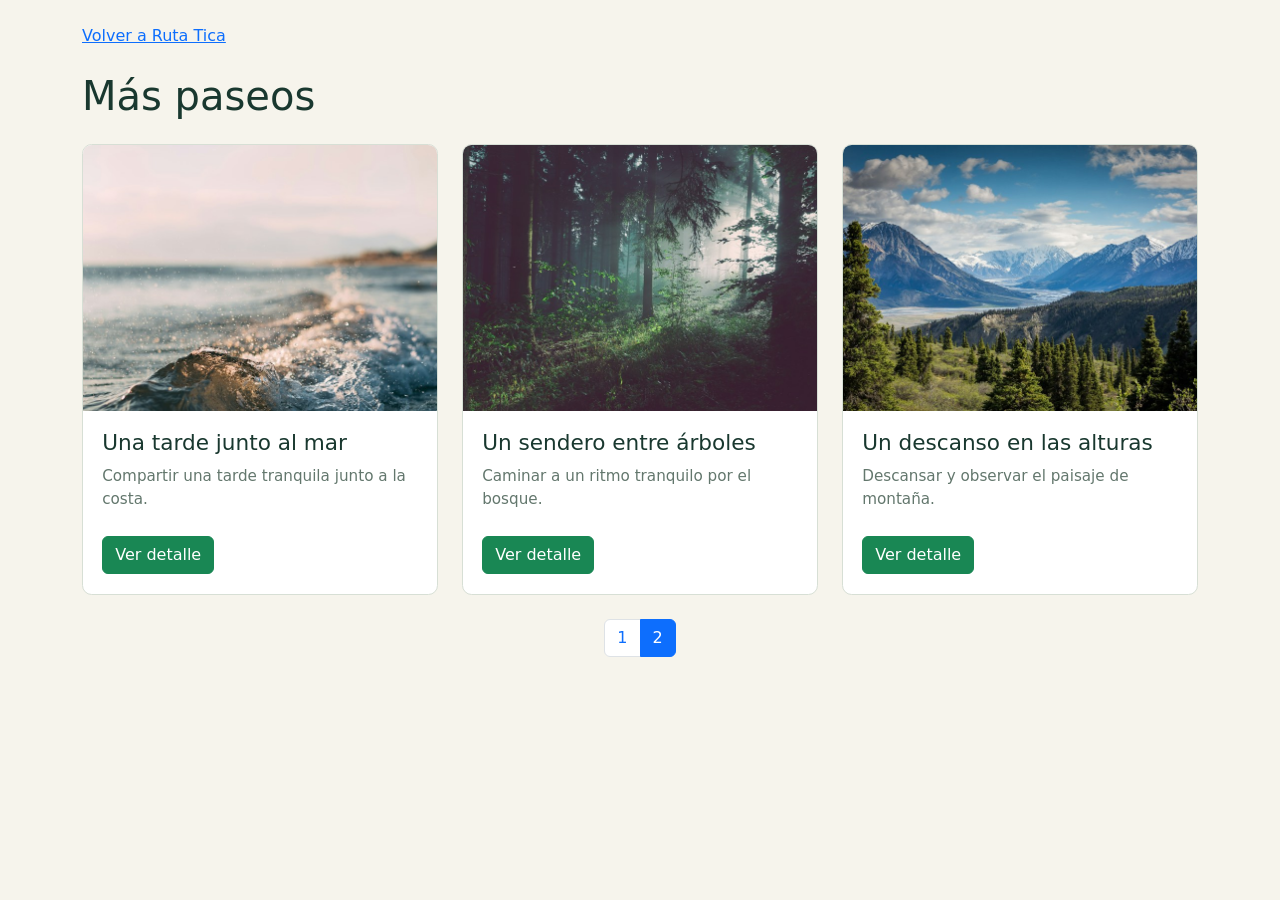
<file: destinos-pagina-2.html>
<!doctype html>
<html lang="es">
<head>
  <meta charset="UTF-8">
  <meta name="viewport" content="width=device-width, initial-scale=1">
  <title>Ruta Tica · Destinos, página 2</title>
  <link rel="stylesheet" href="assets/vendor/bootstrap.min.css">
  <link rel="stylesheet" href="assets/css/ejemplo-bootstrap.css">
</head>
<body>
  <main class="container py-4" id="destinos">
    <a href="ejemplo-bootstrap.html">Volver a Ruta Tica</a>
    <h1 class="my-4">Más paseos</h1>
    <div class="row g-4">
      <div class="col-12 col-md-6 col-lg-4" id="playa">
        <article class="ruta-card">
          <img src="assets/img/playa-800.jpg" class="img-fluid" width="800" height="533" alt="Paisaje de playa">
          <div class="ruta-card-body">
            <h3>Una tarde junto al mar</h3><p>Compartir una tarde tranquila junto a la costa.</p>
            <button class="btn btn-success" type="button" data-bs-toggle="modal" data-bs-target="#detallePlaya">Ver detalle</button>
          </div>
        </article>
      </div>
      <div class="col-12 col-md-6 col-lg-4" id="bosque">
        <article class="ruta-card">
          <img src="assets/img/bosque-800.jpg" class="img-fluid" width="800" height="533" alt="Paisaje de bosque">
          <div class="ruta-card-body">
            <h3>Un sendero entre árboles</h3><p>Caminar a un ritmo tranquilo por el bosque.</p>
            <button class="btn btn-success" type="button" data-bs-toggle="modal" data-bs-target="#detalleBosque">Ver detalle</button>
          </div>
        </article>
      </div>
      <div class="col-12 col-md-6 col-lg-4" id="montana">
        <article class="ruta-card">
          <img src="assets/img/montana-800.jpg" class="img-fluid" width="800" height="533" alt="Paisaje de montana">
          <div class="ruta-card-body">
            <h3>Un descanso en las alturas</h3><p>Descansar y observar el paisaje de montaña.</p>
            <button class="btn btn-success" type="button" data-bs-toggle="modal" data-bs-target="#detalleMontana">Ver detalle</button>
          </div>
        </article>
      </div>
    </div>
<nav aria-label="Páginas de destinos" class="mt-4"><ul class="pagination justify-content-center">
<li class="page-item"><a class="page-link" href="ejemplo-bootstrap.html#destinos">1</a></li>
<li class="page-item active"><a class="page-link" href="destinos-pagina-2.html#destinos" aria-current="page">2</a></li>
</ul></nav>
  </main>
<!-- Detalle de la playa -->
<div class="modal fade" id="detallePlaya" tabindex="-1" aria-labelledby="tituloPlaya" aria-hidden="true">
  <div class="modal-dialog modal-dialog-centered"><div class="modal-content">
    <div class="modal-header"><h2 class="modal-title h4" id="tituloPlaya">Una tarde junto al mar</h2><button class="btn-close" type="button" data-bs-dismiss="modal" aria-label="Cerrar"></button></div>
    <div class="modal-body"><p>Compartir una tarde tranquila junto a la costa.</p><p>Recorrido ilustrativo. Llevar agua y calzado cómodo.</p></div>
    <div class="modal-footer"><button class="btn btn-success" type="button" data-bs-dismiss="modal">Cerrar</button></div>
  </div></div>
</div>
<!-- Detalle del bosque -->
<div class="modal fade" id="detalleBosque" tabindex="-1" aria-labelledby="tituloBosque" aria-hidden="true">
  <div class="modal-dialog modal-dialog-centered"><div class="modal-content">
    <div class="modal-header"><h2 class="modal-title h4" id="tituloBosque">Un sendero entre árboles</h2><button class="btn-close" type="button" data-bs-dismiss="modal" aria-label="Cerrar"></button></div>
    <div class="modal-body"><p>Caminar a un ritmo tranquilo por el bosque.</p><p>Recorrido ilustrativo. Llevar agua y calzado cómodo.</p></div>
    <div class="modal-footer"><button class="btn btn-success" type="button" data-bs-dismiss="modal">Cerrar</button></div>
  </div></div>
</div>
<!-- Detalle de la montana -->
<div class="modal fade" id="detalleMontana" tabindex="-1" aria-labelledby="tituloMontana" aria-hidden="true">
  <div class="modal-dialog modal-dialog-centered"><div class="modal-content">
    <div class="modal-header"><h2 class="modal-title h4" id="tituloMontana">Un descanso en las alturas</h2><button class="btn-close" type="button" data-bs-dismiss="modal" aria-label="Cerrar"></button></div>
    <div class="modal-body"><p>Descansar y observar el paisaje de montaña.</p><p>Recorrido ilustrativo. Llevar agua y calzado cómodo.</p></div>
    <div class="modal-footer"><button class="btn btn-success" type="button" data-bs-dismiss="modal">Cerrar</button></div>
  </div></div>
</div>
  <script src="assets/vendor/bootstrap.bundle.min.js"></script>
</body>
</html>
</file>
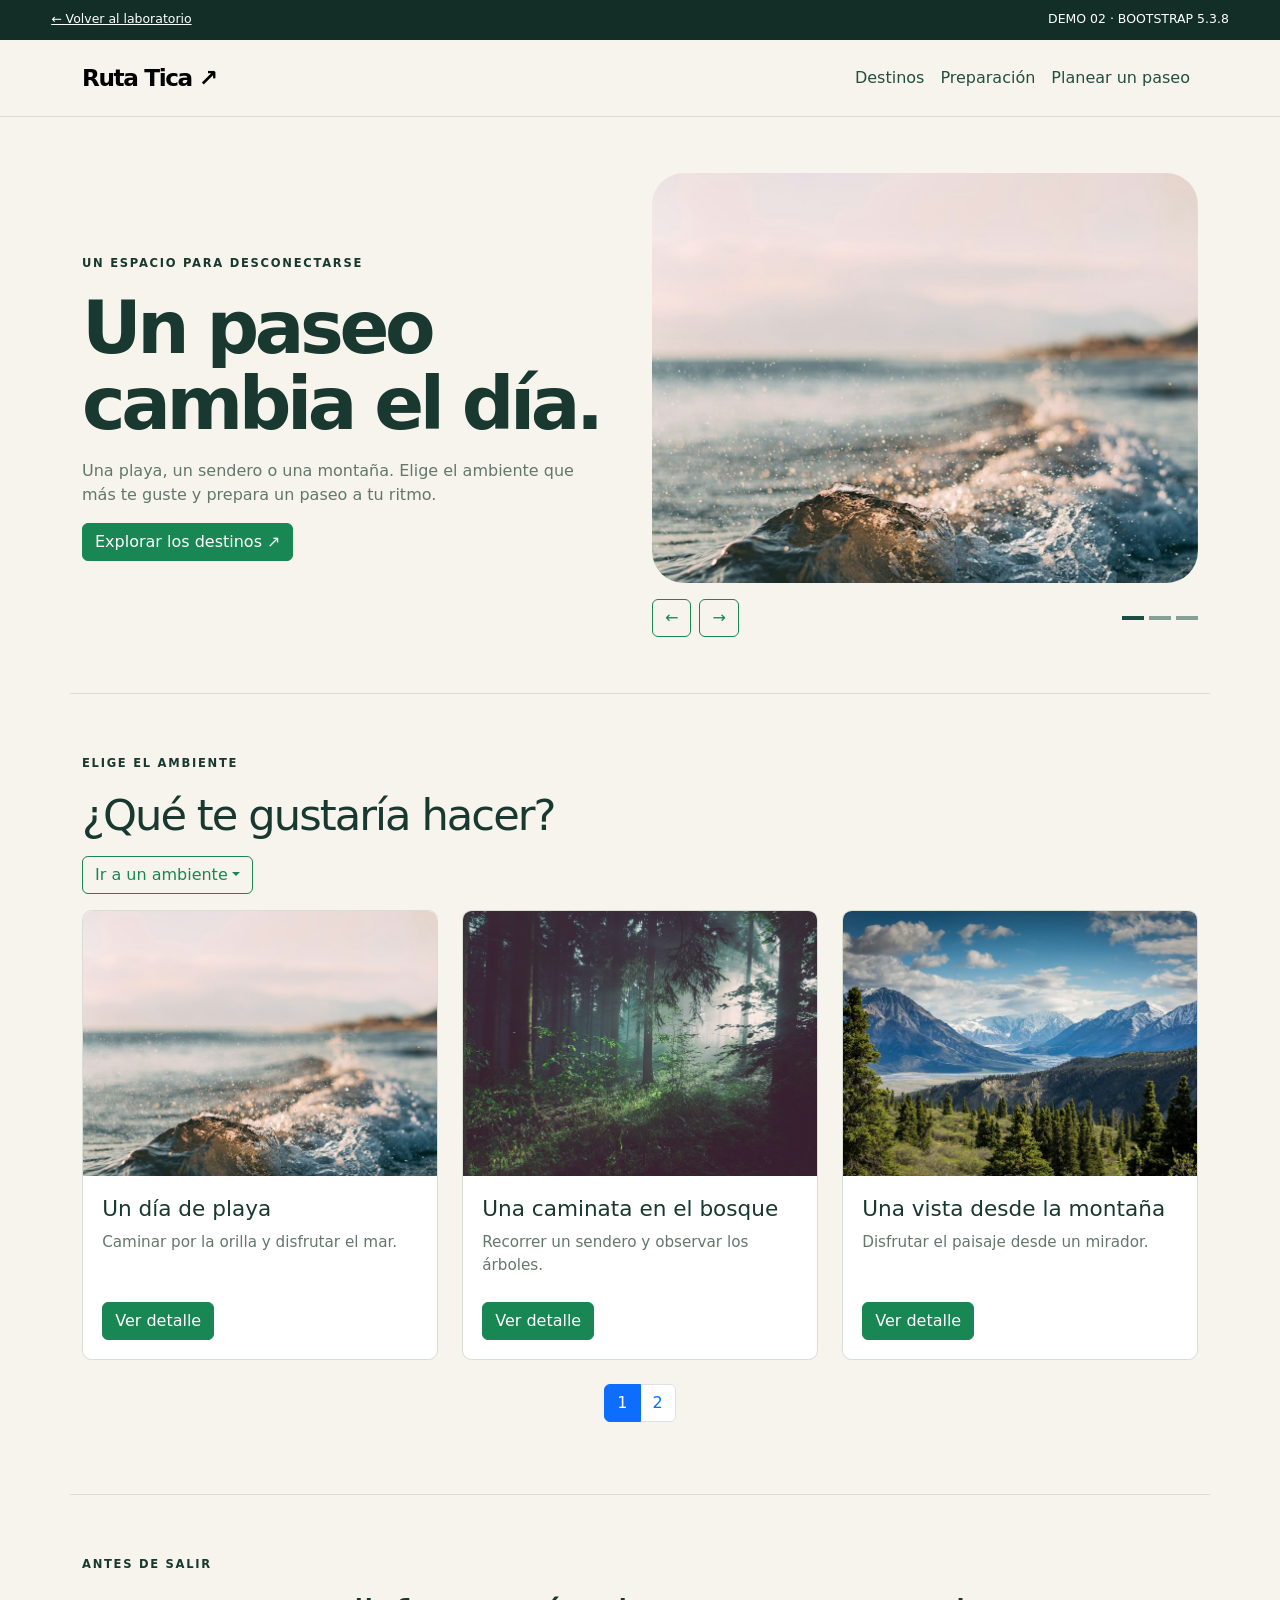
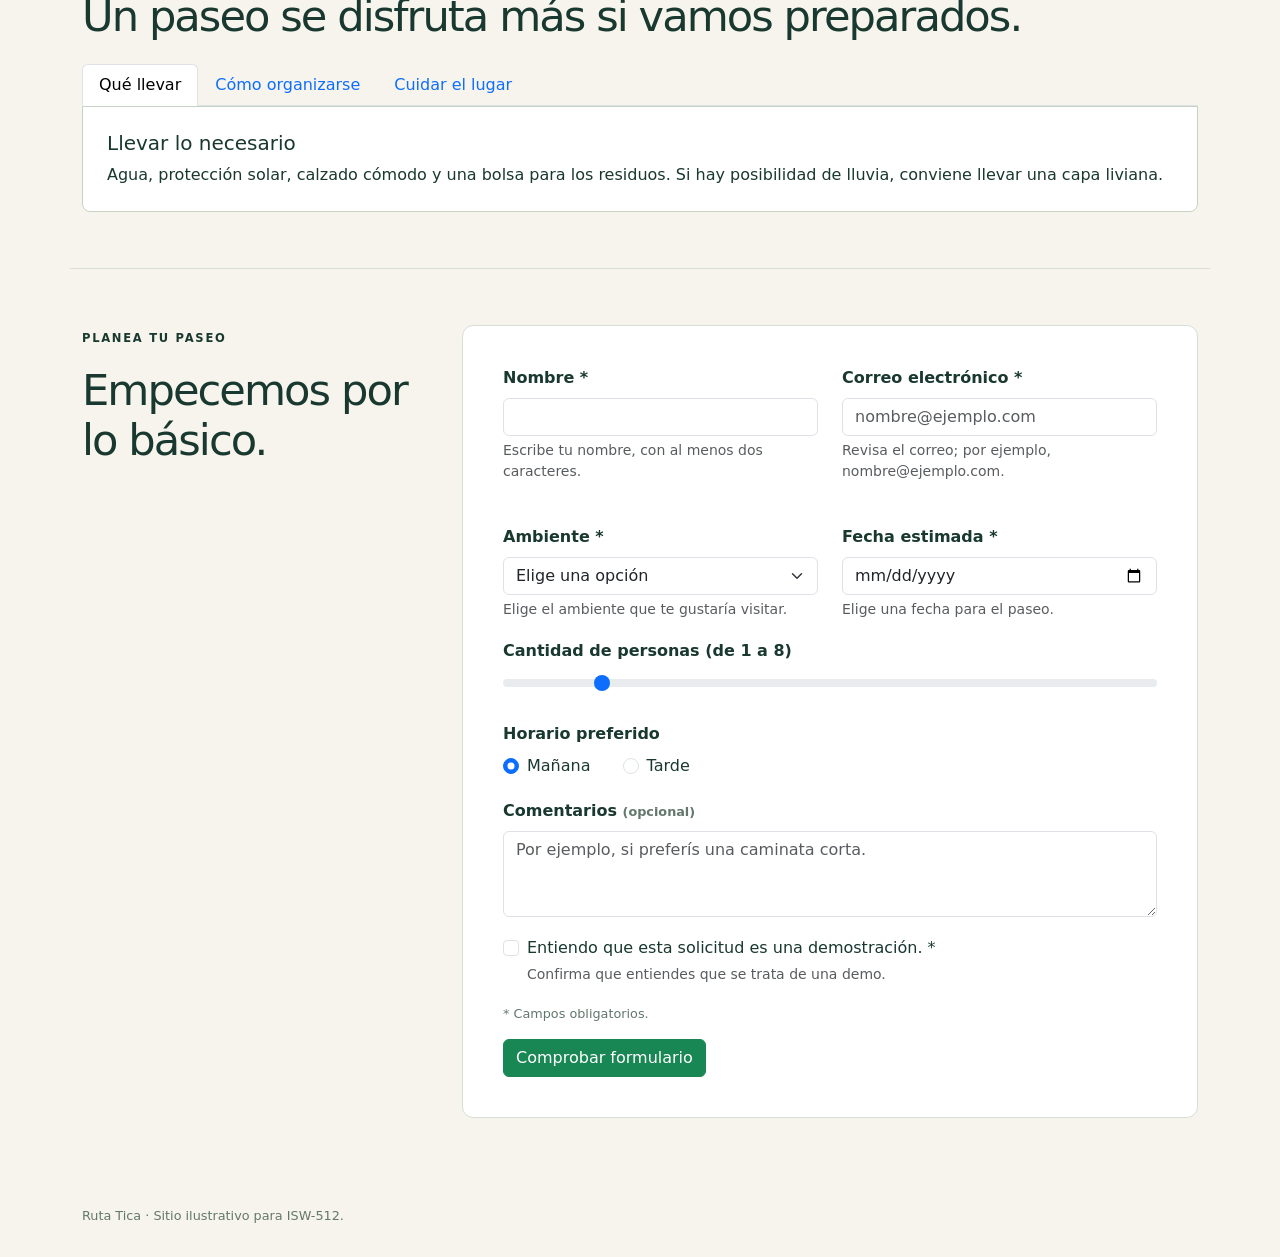
<file: ejemplo-bootstrap.html>
<!doctype html>
<html lang="es">
<head>
  <meta charset="UTF-8">
  <meta name="viewport" content="width=device-width, initial-scale=1">
  <meta name="description" content="Sitio responsivo que demuestra el grid, seis componentes y formularios con Bootstrap 5.3.8.">
  <title>Ruta Tica · Ejemplo con Bootstrap</title>
  <!-- Estilos de Bootstrap -->
  <link rel="stylesheet" href="assets/vendor/bootstrap.min.css">
  <link rel="stylesheet" href="assets/css/ejemplo-bootstrap.css">
</head>
<body>
<a class="salto" href="#contenido">Saltar al contenido</a>
<div class="demo-bar"><a href="index.html#laboratorio">← Volver al laboratorio</a><span>DEMO 02 · BOOTSTRAP 5.3.8</span></div>
<!-- Menu principal -->
<nav class="navbar navbar-expand-md ruta-nav" aria-label="Navegación principal">
  <div class="container">
    <a class="navbar-brand" href="#contenido">Ruta Tica ↗</a>
    <button class="navbar-toggler" type="button" data-bs-toggle="collapse" data-bs-target="#menuMovil" aria-controls="menuMovil" aria-expanded="false" aria-label="Abrir o cerrar navegación"><span class="navbar-toggler-icon" aria-hidden="true"></span></button>
    <div class="collapse navbar-collapse" id="menuMovil">
      <ul class="navbar-nav ms-auto"><li class="nav-item"><a class="nav-link" href="#destinos">Destinos</a></li><li class="nav-item"><a class="nav-link" href="#preparacion">Preparación</a></li><li class="nav-item"><a class="nav-link" href="#solicitud">Planear un paseo</a></li></ul>
    </div>
  </div>
</nav>
<main id="contenido">
  <!-- Portada en dos columnas -->
  <section class="container ruta-portada"><div class="row g-4 align-items-center">
    <div class="col-12 col-md-6"><span class="ruta-kicker">Un espacio para desconectarse</span><h1 class="mt-3 mb-3">Un paseo cambia el día.</h1><p>Una playa, un sendero o una montaña. Elige el ambiente que más te guste y prepara un paseo a tu ritmo.</p><a href="#destinos" class="btn btn-success">Explorar los destinos ↗</a></div>
    <div class="col-12 col-md-6">
      <!-- Carrusel de imagenes -->
      <div id="paisajes" class="carousel slide ruta-carousel" aria-label="Galería de paisajes">
        <div class="carousel-inner rounded-5">
          <div class="carousel-item active"><img src="assets/img/playa-800.jpg" class="img-fluid" width="800" height="533" alt="Costa y olas del mar"></div>
          <div class="carousel-item"><img src="assets/img/bosque-800.jpg" class="img-fluid" width="800" height="533" alt="Bosque de árboles altos"></div>
          <div class="carousel-item"><img src="assets/img/montana-800.jpg" class="img-fluid" width="800" height="533" alt="Cumbres de una montaña"></div>
        </div>
        <div class="d-flex justify-content-between align-items-center mt-3"><div class="d-flex gap-2"><button class="btn btn-outline-success" type="button" data-bs-target="#paisajes" data-bs-slide="prev" aria-label="Ver paisaje anterior">←</button><button class="btn btn-outline-success" type="button" data-bs-target="#paisajes" data-bs-slide="next" aria-label="Ver paisaje siguiente">→</button></div><div class="carousel-indicators position-static"><button type="button" data-bs-target="#paisajes" data-bs-slide-to="0" class="active" aria-current="true" aria-label="Ver playa"></button><button type="button" data-bs-target="#paisajes" data-bs-slide-to="1" aria-label="Ver bosque"></button><button type="button" data-bs-target="#paisajes" data-bs-slide-to="2" aria-label="Ver montaña"></button></div></div>
      </div>
    </div>
  </div></section>
  <section class="container ruta-seccion" id="destinos"><span class="ruta-kicker">Elige el ambiente</span><h2 class="mt-3">¿Qué te gustaría hacer?</h2>
    <!-- Menu de destinos -->
    <div class="dropdown my-3">
      <button class="btn btn-outline-success dropdown-toggle" type="button" data-bs-toggle="dropdown" aria-expanded="false">Ir a un ambiente</button>
      <ul class="dropdown-menu">
        <li><a class="dropdown-item" href="#playa">Playa</a></li>
        <li><a class="dropdown-item" href="#bosque">Bosque</a></li>
        <li><a class="dropdown-item" href="#montana">Montaña</a></li>
      </ul>
    </div>
    <!-- Tarjetas de destinos -->
    <div class="row g-4" id="catalogo">
      <div class="col-12 col-md-6 col-lg-4" id="playa">
        <article class="ruta-card">
          <img src="assets/img/playa-800.jpg" class="img-fluid" width="800" height="533" alt="Paisaje de playa">
          <div class="ruta-card-body">
            <h3>Un día de playa</h3><p>Caminar por la orilla y disfrutar el mar.</p>
            <button class="btn btn-success" type="button" data-bs-toggle="modal" data-bs-target="#detallePlaya">Ver detalle</button>
          </div>
        </article>
      </div>
      <div class="col-12 col-md-6 col-lg-4" id="bosque">
        <article class="ruta-card">
          <img src="assets/img/bosque-800.jpg" class="img-fluid" width="800" height="533" alt="Paisaje de bosque">
          <div class="ruta-card-body">
            <h3>Una caminata en el bosque</h3><p>Recorrer un sendero y observar los árboles.</p>
            <button class="btn btn-success" type="button" data-bs-toggle="modal" data-bs-target="#detalleBosque">Ver detalle</button>
          </div>
        </article>
      </div>
      <div class="col-12 col-md-6 col-lg-4" id="montana">
        <article class="ruta-card">
          <img src="assets/img/montana-800.jpg" class="img-fluid" width="800" height="533" alt="Paisaje de montana">
          <div class="ruta-card-body">
            <h3>Una vista desde la montaña</h3><p>Disfrutar el paisaje desde un mirador.</p>
            <button class="btn btn-success" type="button" data-bs-toggle="modal" data-bs-target="#detalleMontana">Ver detalle</button>
          </div>
        </article>
      </div>
    </div>
    <!-- Paginacion -->
<nav aria-label="Páginas de destinos" class="mt-4"><ul class="pagination justify-content-center">
<li class="page-item active"><a class="page-link" href="ejemplo-bootstrap.html#destinos" aria-current="page">1</a></li>
<li class="page-item"><a class="page-link" href="destinos-pagina-2.html#destinos">2</a></li>
</ul></nav>
  </section>
  <section class="container ruta-seccion" id="preparacion"><span class="ruta-kicker">Antes de salir</span><h2 class="mt-3">Un paseo se disfruta más si vamos preparados.</h2>
    <!-- Pestanas -->
    <div class="ruta-tabs"><div class="nav nav-tabs" role="tablist" aria-label="Consejos para el paseo">
      <button class="nav-link active" id="tabEquipo" type="button" role="tab" data-bs-toggle="tab" data-bs-target="#panelEquipo" aria-controls="panelEquipo" aria-selected="true">Qué llevar</button>
      <button class="nav-link" id="tabPlan" type="button" role="tab" data-bs-toggle="tab" data-bs-target="#panelPlan" aria-controls="panelPlan" aria-selected="false">Cómo organizarse</button>
      <button class="nav-link" id="tabCuido" type="button" role="tab" data-bs-toggle="tab" data-bs-target="#panelCuido" aria-controls="panelCuido" aria-selected="false">Cuidar el lugar</button>
    </div><div class="tab-content"><div class="tab-pane active show" id="panelEquipo" role="tabpanel" aria-labelledby="tabEquipo" tabindex="0"><h3 class="h5">Llevar lo necesario</h3><p class="mb-0">Agua, protección solar, calzado cómodo y una bolsa para los residuos. Si hay posibilidad de lluvia, conviene llevar una capa liviana.</p></div><div class="tab-pane" id="panelPlan" role="tabpanel" aria-labelledby="tabPlan" tabindex="0"><h3 class="h5">Dejar espacio para disfrutar</h3><p class="mb-0">Revisa la ruta y el clima, define una hora de salida y evita llenar el día de actividades. La idea es que el paseo también permita descansar.</p></div><div class="tab-pane" id="panelCuido" role="tabpanel" aria-labelledby="tabCuido" tabindex="0"><h3 class="h5">Dejar el lugar como lo encontramos</h3><p class="mb-0">Respeta los senderos, recoge tus residuos y observa los animales sin molestarlos. Son detalles pequeños que ayudan bastante.</p></div></div></div>
  </section>
  <section class="container ruta-seccion" id="solicitud"><div class="row g-4"><div class="col-12 col-lg-4"><span class="ruta-kicker">Planea tu paseo</span><h2 class="mt-3">Empecemos por lo básico.</h2></div><div class="col-12 col-lg-8">
    <!-- Formulario -->
    <form class="ruta-form" id="formPaseo" action="practica-completada.html" method="get">
      <div class="row g-4">
        <div class="col-12 col-md-6"><div class="ruta-field"><label class="form-label" for="nombre">Nombre <span aria-hidden="true">*</span></label><input class="form-control" id="nombre" type="text" autocomplete="name" minlength="2" maxlength="80" required aria-describedby="errorNombre"><div class="form-text" id="errorNombre">Escribe tu nombre, con al menos dos caracteres.</div></div></div>
        <div class="col-12 col-md-6"><div class="ruta-field"><label class="form-label" for="correo">Correo electrónico <span aria-hidden="true">*</span></label><input class="form-control" id="correo" type="email" autocomplete="email" placeholder="nombre@ejemplo.com" maxlength="120" required aria-describedby="errorCorreo"><div class="form-text" id="errorCorreo">Revisa el correo; por ejemplo, nombre@ejemplo.com.</div></div></div>
        <div class="col-12 col-md-6"><div class="ruta-field"><label class="form-label" for="destino">Ambiente <span aria-hidden="true">*</span></label><select class="form-select" id="destino" required aria-describedby="errorDestino"><option value="">Elige una opción</option><option value="playa">Playa</option><option value="bosque">Bosque</option><option value="montana">Montaña</option></select><div class="form-text" id="errorDestino">Elige el ambiente que te gustaría visitar.</div></div></div>
        <div class="col-12 col-md-6"><div class="ruta-field"><label class="form-label" for="fecha">Fecha estimada <span aria-hidden="true">*</span></label><input class="form-control" id="fecha" type="date" required aria-describedby="errorFecha"><div class="form-text" id="errorFecha">Elige una fecha para el paseo.</div></div></div>
      </div>
      <div class="ruta-field"><label class="form-label" for="personas">Cantidad de personas (de 1 a 8)</label><input class="form-range" id="personas" type="range" min="1" max="8" value="2"></div>
      <fieldset><legend>Horario preferido</legend><div class="inline-choice"><div class="form-check form-check-inline"><input class="form-check-input" id="horarioManana" type="radio" name="horario" value="mañana" checked><label class="form-check-label" for="horarioManana">Mañana</label></div><div class="form-check form-check-inline"><input class="form-check-input" id="horarioTarde" type="radio" name="horario" value="tarde"><label class="form-check-label" for="horarioTarde">Tarde</label></div></div></fieldset>
      <div class="ruta-field"><label class="form-label" for="comentarios">Comentarios <span class="ruta-ayuda">(opcional)</span></label><textarea class="form-control" id="comentarios" rows="3" maxlength="500" placeholder="Por ejemplo, si preferís una caminata corta."></textarea></div>
      <div class="ruta-field form-check"><input class="form-check-input" type="checkbox" id="confirmacion" required aria-describedby="errorConfirmacion"><label class="form-check-label" for="confirmacion">Entiendo que esta solicitud es una demostración. *</label><div class="form-text" id="errorConfirmacion">Confirma que entiendes que se trata de una demo.</div></div>
      <p class="ruta-ayuda">* Campos obligatorios.</p><button class="btn btn-success" type="submit">Comprobar formulario</button>
    </form>
  </div></div></section>
</main>
<!-- Detalle de la playa -->
<div class="modal fade" id="detallePlaya" tabindex="-1" aria-labelledby="tituloPlaya" aria-hidden="true">
  <div class="modal-dialog modal-dialog-centered"><div class="modal-content">
    <div class="modal-header"><h2 class="modal-title h4" id="tituloPlaya">Un día de playa</h2><button class="btn-close" type="button" data-bs-dismiss="modal" aria-label="Cerrar"></button></div>
    <div class="modal-body"><p>Caminar por la orilla y disfrutar el mar.</p><p>Recorrido ilustrativo. Llevar agua y calzado cómodo.</p></div>
    <div class="modal-footer"><button class="btn btn-success" type="button" data-bs-dismiss="modal">Cerrar</button></div>
  </div></div>
</div>
<!-- Detalle del bosque -->
<div class="modal fade" id="detalleBosque" tabindex="-1" aria-labelledby="tituloBosque" aria-hidden="true">
  <div class="modal-dialog modal-dialog-centered"><div class="modal-content">
    <div class="modal-header"><h2 class="modal-title h4" id="tituloBosque">Una caminata en el bosque</h2><button class="btn-close" type="button" data-bs-dismiss="modal" aria-label="Cerrar"></button></div>
    <div class="modal-body"><p>Recorrer un sendero y observar los árboles.</p><p>Recorrido ilustrativo. Llevar agua y calzado cómodo.</p></div>
    <div class="modal-footer"><button class="btn btn-success" type="button" data-bs-dismiss="modal">Cerrar</button></div>
  </div></div>
</div>
<!-- Detalle de la montana -->
<div class="modal fade" id="detalleMontana" tabindex="-1" aria-labelledby="tituloMontana" aria-hidden="true">
  <div class="modal-dialog modal-dialog-centered"><div class="modal-content">
    <div class="modal-header"><h2 class="modal-title h4" id="tituloMontana">Una vista desde la montaña</h2><button class="btn-close" type="button" data-bs-dismiss="modal" aria-label="Cerrar"></button></div>
    <div class="modal-body"><p>Disfrutar el paisaje desde un mirador.</p><p>Recorrido ilustrativo. Llevar agua y calzado cómodo.</p></div>
    <div class="modal-footer"><button class="btn btn-success" type="button" data-bs-dismiss="modal">Cerrar</button></div>
  </div></div>
</div>
<footer class="container ruta-pie">Ruta Tica · Sitio ilustrativo para ISW-512.</footer>
<noscript><p class="container">Activa JavaScript para utilizar los componentes de Bootstrap.</p></noscript>
<!-- JavaScript de Bootstrap -->
<script src="assets/vendor/bootstrap.bundle.min.js"></script>
</body>
</html>
</file>
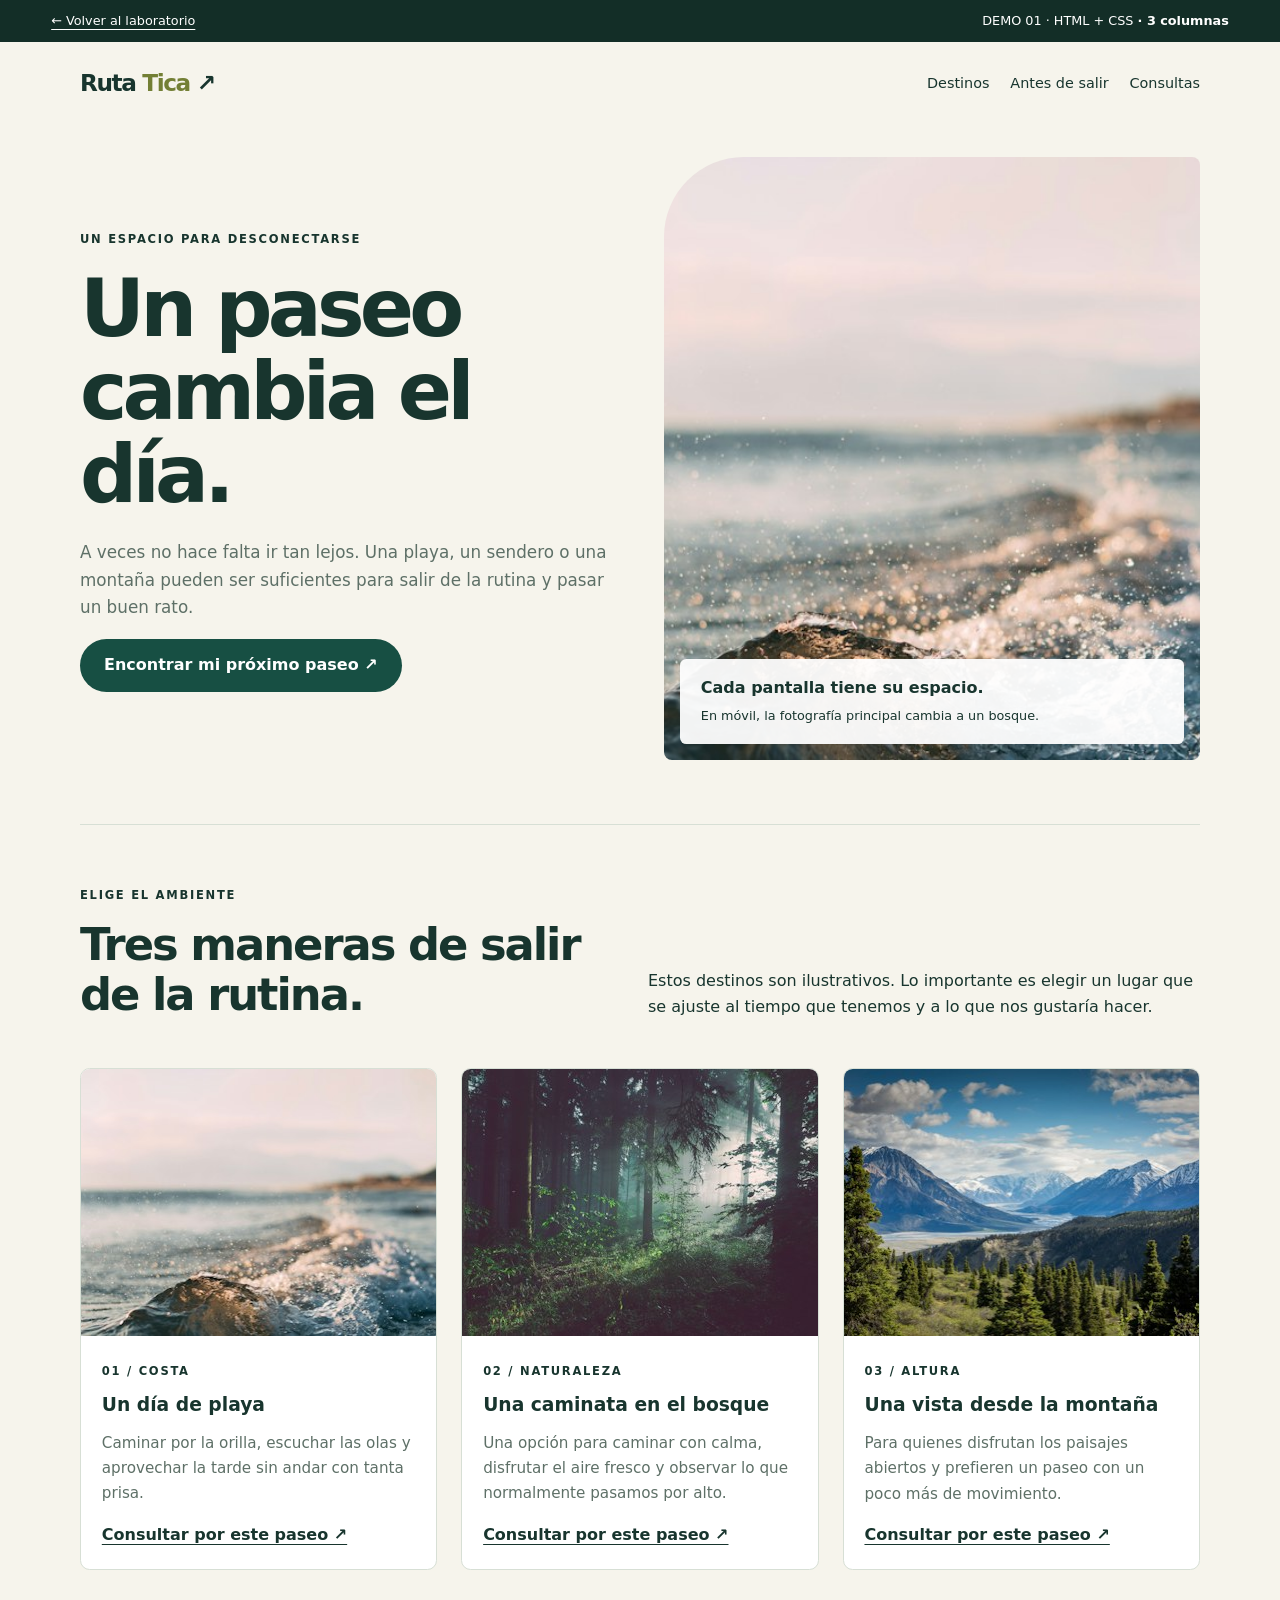
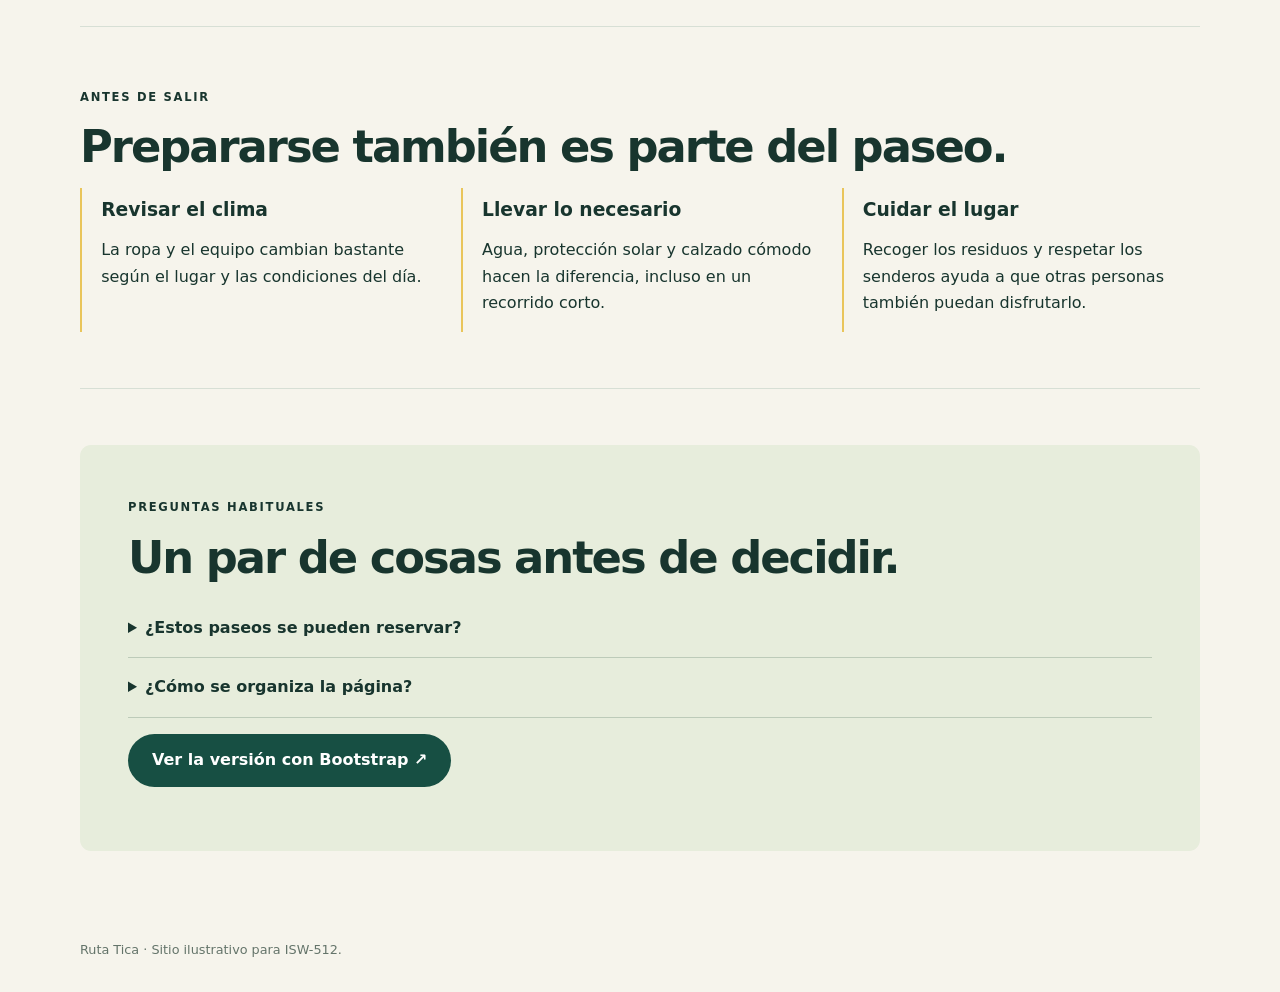
<file: ejemplo-css.html>
<!doctype html>
<html lang="es">
<head>
  <meta charset="UTF-8">
  <!-- Ajuste para celulares -->
  <meta name="viewport" content="width=device-width, initial-scale=1">
  <meta name="description" content="Ejemplo completo de diseño responsivo construido con HTML y CSS propios.">
  <title>Ruta Tica · Ejemplo con HTML y CSS</title>
  <!-- Estilos de la pagina -->
  <link rel="stylesheet" href="assets/css/ejemplo-css.css">
</head>
<body>
<a class="salto" href="#contenido">Saltar al contenido</a>
<div class="barra-demo"><a href="index.html#laboratorio">← Volver al laboratorio</a><span>DEMO 01 · HTML + CSS <span class="indicador vista-movil">· 1 columna</span><span class="indicador vista-tablet">· 2 columnas</span><span class="indicador vista-desktop">· 3 columnas</span></span></div>
<header class="cabecera contenedor">
  <nav class="navegacion" aria-label="Navegación principal">
    <a class="marca" href="#contenido">Ruta <span>Tica</span> ↗</a>
    <div class="enlaces"><a href="#destinos">Destinos</a><a href="#consejos">Antes de salir</a><a href="#contacto">Consultas</a></div>
  </nav>
</header>
<main id="contenido">
  <section class="portada contenedor" aria-labelledby="titulo">
    <div><span class="etiqueta">Un espacio para desconectarse</span><h1 id="titulo">Un paseo cambia el día.</h1><p>A veces no hace falta ir tan lejos. Una playa, un sendero o una montaña pueden ser suficientes para salir de la rutina y pasar un buen rato.</p><a class="boton" href="#destinos">Encontrar mi próximo paseo ↗</a></div>
    <div class="foto-portada">
      <!-- Imagen para celular -->
      <!-- Imagenes de distintos tamanos -->
      <picture>
        <source media="(max-width: 767px)" srcset="assets/img/bosque-400.jpg 400w, assets/img/bosque-800.jpg 800w" sizes="92vw">
        <img src="assets/img/playa-1400.jpg" srcset="assets/img/playa-400.jpg 400w, assets/img/playa-800.jpg 800w, assets/img/playa-1400.jpg 1400w" sizes="(min-width: 1200px) 540px, (min-width: 768px) 44vw, 92vw" width="1400" height="933" alt="Paisaje natural de muestra: un bosque en móvil o una costa en pantalla amplia" fetchpriority="high">
      </picture>
      <div class="nota-foto"><strong>Cada pantalla tiene su espacio.</strong><span>En móvil, la fotografía principal cambia a un bosque.</span></div>
    </div>
  </section>
  <section class="seccion contenedor" id="destinos">
    <div class="introduccion"><div><span class="etiqueta">Elige el ambiente</span><h2>Tres maneras de salir de la rutina.</h2></div><p>Estos destinos son ilustrativos. Lo importante es elegir un lugar que se ajuste al tiempo que tenemos y a lo que nos gustaría hacer.</p></div>
    <!-- Tarjetas de destinos -->
    <div class="destinos">
      <article class="destino"><img src="assets/img/playa-800.jpg" srcset="assets/img/playa-400.jpg 400w, assets/img/playa-800.jpg 800w" sizes="(min-width: 1024px) 30vw, (min-width: 768px) 44vw, 92vw" width="800" height="533" loading="lazy" alt="Olas y paisaje costero"><div class="destino-contenido"><span class="etiqueta">01 / Costa</span><h3>Un día de playa</h3><p>Caminar por la orilla, escuchar las olas y aprovechar la tarde sin andar con tanta prisa.</p><a href="#contacto">Consultar por este paseo ↗</a></div></article>
      <article class="destino"><img src="assets/img/bosque-800.jpg" srcset="assets/img/bosque-400.jpg 400w, assets/img/bosque-800.jpg 800w" sizes="(min-width: 1024px) 30vw, (min-width: 768px) 44vw, 92vw" width="800" height="533" loading="lazy" alt="Árboles altos en un bosque"><div class="destino-contenido"><span class="etiqueta">02 / Naturaleza</span><h3>Una caminata en el bosque</h3><p>Una opción para caminar con calma, disfrutar el aire fresco y observar lo que normalmente pasamos por alto.</p><a href="#contacto">Consultar por este paseo ↗</a></div></article>
      <article class="destino"><img src="assets/img/montana-800.jpg" srcset="assets/img/montana-400.jpg 400w, assets/img/montana-800.jpg 800w" sizes="(min-width: 1024px) 30vw, (min-width: 768px) 44vw, 92vw" width="800" height="533" loading="lazy" alt="Montaña con cumbres y vegetación"><div class="destino-contenido"><span class="etiqueta">03 / Altura</span><h3>Una vista desde la montaña</h3><p>Para quienes disfrutan los paisajes abiertos y prefieren un paseo con un poco más de movimiento.</p><a href="#contacto">Consultar por este paseo ↗</a></div></article>
    </div>
  </section>
  <section class="seccion contenedor" id="consejos"><span class="etiqueta">Antes de salir</span><h2>Prepararse también es parte del paseo.</h2><div class="consejos"><div class="consejo"><h3>Revisar el clima</h3><p>La ropa y el equipo cambian bastante según el lugar y las condiciones del día.</p></div><div class="consejo"><h3>Llevar lo necesario</h3><p>Agua, protección solar y calzado cómodo hacen la diferencia, incluso en un recorrido corto.</p></div><div class="consejo"><h3>Cuidar el lugar</h3><p>Recoger los residuos y respetar los senderos ayuda a que otras personas también puedan disfrutarlo.</p></div></div></section>
  <section class="seccion contenedor" id="contacto"><div class="contacto"><span class="etiqueta">Preguntas habituales</span><h2>Un par de cosas antes de decidir.</h2><details><summary>¿Estos paseos se pueden reservar?</summary><p>Esta es una página de muestra para la exposición. Las tarjetas y fotografías sirven para demostrar cómo se adapta un sitio completo.</p></details><details><summary>¿Cómo se organiza la página?</summary><p>La portada, los destinos, los consejos y las consultas comparten el mismo contenedor. En pantallas pequeñas los elementos se colocan uno debajo del otro.</p></details><p><a class="boton" href="ejemplo-bootstrap.html">Ver la versión con Bootstrap ↗</a></p></div></section>
</main>
<footer class="pie contenedor">Ruta Tica · Sitio ilustrativo para ISW-512.</footer>
</body>
</html>
</file>
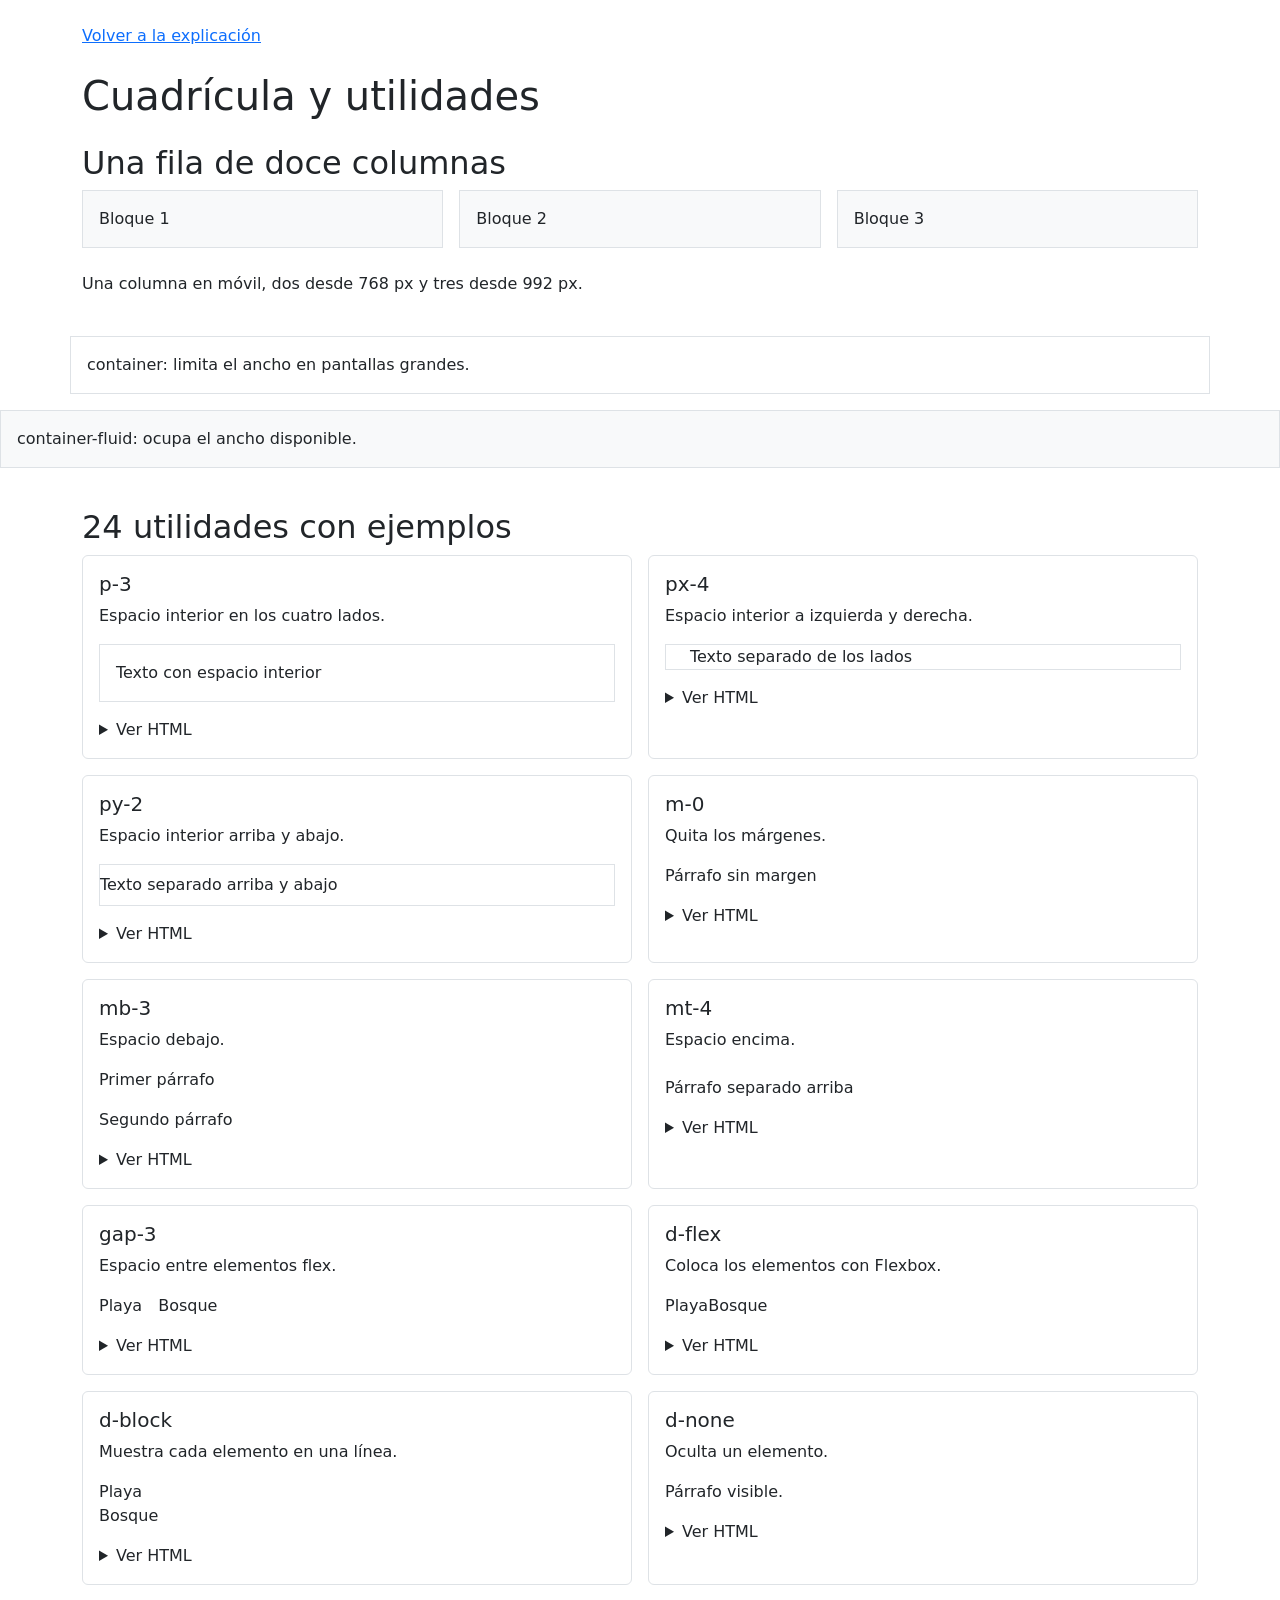
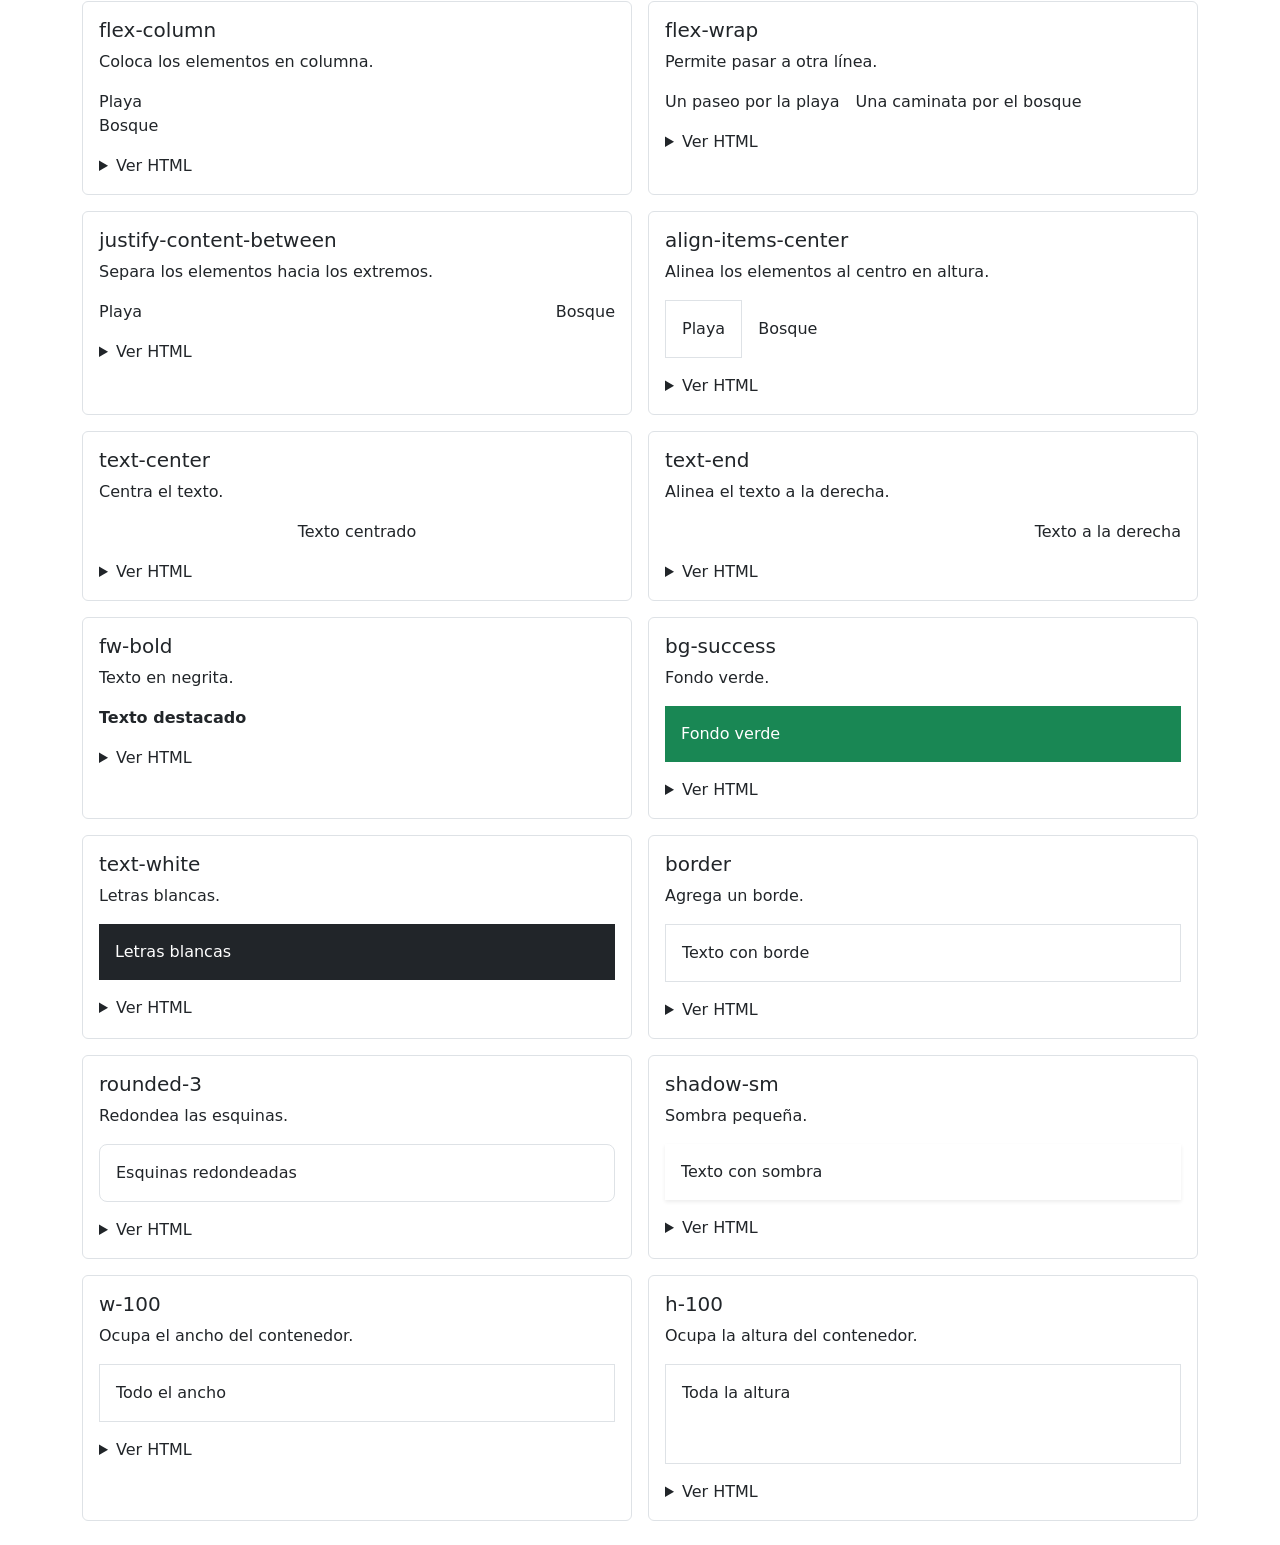
<file: laboratorio-bootstrap.html>
<!doctype html>
<html lang="es">
<head>
  <meta charset="UTF-8">
  <meta name="viewport" content="width=device-width, initial-scale=1">
  <title>Cuadrícula y utilidades de Bootstrap</title>
  <link rel="stylesheet" href="assets/vendor/bootstrap.min.css">
</head>
<body>
<main class="container py-4">
  <a href="index.html#layout">Volver a la explicación</a>
  <h1 class="my-4">Cuadrícula y utilidades</h1>

  <h2>Una fila de doce columnas</h2>
  <!-- Columnas -->
  <div class="row g-3 mb-4">
    <div class="col-12 col-md-6 col-lg-4"><div class="bg-light border p-3">Bloque 1</div></div>
    <div class="col-12 col-md-6 col-lg-4"><div class="bg-light border p-3">Bloque 2</div></div>
    <div class="col-12 col-md-6 col-lg-4"><div class="bg-light border p-3">Bloque 3</div></div>
  </div>
  <p>Una columna en móvil, dos desde 768 px y tres desde 992 px.</p>
</main>
<!-- Contenedores -->
<div class="container border p-3 mb-3">container: limita el ancho en pantallas grandes.</div>
<div class="container-fluid bg-light border p-3 mb-3">container-fluid: ocupa el ancho disponible.</div>
<section class="container py-4" aria-labelledby="tituloUtilidades">
  <h2 id="tituloUtilidades">24 utilidades con ejemplos</h2>

  <div class="row g-3">
    <article class="col-12 col-lg-6">
      <div class="border rounded p-3 h-100">
        <h3 class="h5">p-3</h3><p>Espacio interior en los cuatro lados.</p>
        <div class="p-3 border">Texto con espacio interior</div>
        <details class="mt-3"><summary>Ver HTML</summary><pre class="bg-light p-2"><code>&lt;div class=&quot;p-3 border&quot;&gt;Texto con espacio interior&lt;/div&gt;</code></pre></details>
      </div>
    </article>
    <article class="col-12 col-lg-6">
      <div class="border rounded p-3 h-100">
        <h3 class="h5">px-4</h3><p>Espacio interior a izquierda y derecha.</p>
        <div class="px-4 border">Texto separado de los lados</div>
        <details class="mt-3"><summary>Ver HTML</summary><pre class="bg-light p-2"><code>&lt;div class=&quot;px-4 border&quot;&gt;Texto separado de los lados&lt;/div&gt;</code></pre></details>
      </div>
    </article>
    <article class="col-12 col-lg-6">
      <div class="border rounded p-3 h-100">
        <h3 class="h5">py-2</h3><p>Espacio interior arriba y abajo.</p>
        <div class="py-2 border">Texto separado arriba y abajo</div>
        <details class="mt-3"><summary>Ver HTML</summary><pre class="bg-light p-2"><code>&lt;div class=&quot;py-2 border&quot;&gt;Texto separado arriba y abajo&lt;/div&gt;</code></pre></details>
      </div>
    </article>
    <article class="col-12 col-lg-6">
      <div class="border rounded p-3 h-100">
        <h3 class="h5">m-0</h3><p>Quita los márgenes.</p>
        <p class="m-0">Párrafo sin margen</p>
        <details class="mt-3"><summary>Ver HTML</summary><pre class="bg-light p-2"><code>&lt;p class=&quot;m-0&quot;&gt;Párrafo sin margen&lt;/p&gt;</code></pre></details>
      </div>
    </article>
    <article class="col-12 col-lg-6">
      <div class="border rounded p-3 h-100">
        <h3 class="h5">mb-3</h3><p>Espacio debajo.</p>
        <p class="mb-3">Primer párrafo</p><p>Segundo párrafo</p>
        <details class="mt-3"><summary>Ver HTML</summary><pre class="bg-light p-2"><code>&lt;p class=&quot;mb-3&quot;&gt;Primer párrafo&lt;/p&gt;&lt;p&gt;Segundo párrafo&lt;/p&gt;</code></pre></details>
      </div>
    </article>
    <article class="col-12 col-lg-6">
      <div class="border rounded p-3 h-100">
        <h3 class="h5">mt-4</h3><p>Espacio encima.</p>
        <p class="mt-4">Párrafo separado arriba</p>
        <details class="mt-3"><summary>Ver HTML</summary><pre class="bg-light p-2"><code>&lt;p class=&quot;mt-4&quot;&gt;Párrafo separado arriba&lt;/p&gt;</code></pre></details>
      </div>
    </article>
    <article class="col-12 col-lg-6">
      <div class="border rounded p-3 h-100">
        <h3 class="h5">gap-3</h3><p>Espacio entre elementos flex.</p>
        <div class="d-flex gap-3"><span>Playa</span><span>Bosque</span></div>
        <details class="mt-3"><summary>Ver HTML</summary><pre class="bg-light p-2"><code>&lt;div class=&quot;d-flex gap-3&quot;&gt;&lt;span&gt;Playa&lt;/span&gt;&lt;span&gt;Bosque&lt;/span&gt;&lt;/div&gt;</code></pre></details>
      </div>
    </article>
    <article class="col-12 col-lg-6">
      <div class="border rounded p-3 h-100">
        <h3 class="h5">d-flex</h3><p>Coloca los elementos con Flexbox.</p>
        <div class="d-flex"><span>Playa</span><span>Bosque</span></div>
        <details class="mt-3"><summary>Ver HTML</summary><pre class="bg-light p-2"><code>&lt;div class=&quot;d-flex&quot;&gt;&lt;span&gt;Playa&lt;/span&gt;&lt;span&gt;Bosque&lt;/span&gt;&lt;/div&gt;</code></pre></details>
      </div>
    </article>
    <article class="col-12 col-lg-6">
      <div class="border rounded p-3 h-100">
        <h3 class="h5">d-block</h3><p>Muestra cada elemento en una línea.</p>
        <span class="d-block">Playa</span><span class="d-block">Bosque</span>
        <details class="mt-3"><summary>Ver HTML</summary><pre class="bg-light p-2"><code>&lt;span class=&quot;d-block&quot;&gt;Playa&lt;/span&gt;&lt;span class=&quot;d-block&quot;&gt;Bosque&lt;/span&gt;</code></pre></details>
      </div>
    </article>
    <article class="col-12 col-lg-6">
      <div class="border rounded p-3 h-100">
        <h3 class="h5">d-none</h3><p>Oculta un elemento.</p>
        <p class="d-none">Este texto está oculto</p><p>Párrafo visible.</p>
        <details class="mt-3"><summary>Ver HTML</summary><pre class="bg-light p-2"><code>&lt;p class=&quot;d-none&quot;&gt;Este texto está oculto&lt;/p&gt;&lt;p&gt;Párrafo visible.&lt;/p&gt;</code></pre></details>
      </div>
    </article>
    <article class="col-12 col-lg-6">
      <div class="border rounded p-3 h-100">
        <h3 class="h5">flex-column</h3><p>Coloca los elementos en columna.</p>
        <div class="d-flex flex-column"><span>Playa</span><span>Bosque</span></div>
        <details class="mt-3"><summary>Ver HTML</summary><pre class="bg-light p-2"><code>&lt;div class=&quot;d-flex flex-column&quot;&gt;&lt;span&gt;Playa&lt;/span&gt;&lt;span&gt;Bosque&lt;/span&gt;&lt;/div&gt;</code></pre></details>
      </div>
    </article>
    <article class="col-12 col-lg-6">
      <div class="border rounded p-3 h-100">
        <h3 class="h5">flex-wrap</h3><p>Permite pasar a otra línea.</p>
        <div class="d-flex flex-wrap gap-3"><span>Un paseo por la playa</span><span>Una caminata por el bosque</span></div>
        <details class="mt-3"><summary>Ver HTML</summary><pre class="bg-light p-2"><code>&lt;div class=&quot;d-flex flex-wrap gap-3&quot;&gt;&lt;span&gt;Un paseo por la playa&lt;/span&gt;&lt;span&gt;Una caminata por el bosque&lt;/span&gt;&lt;/div&gt;</code></pre></details>
      </div>
    </article>
    <article class="col-12 col-lg-6">
      <div class="border rounded p-3 h-100">
        <h3 class="h5">justify-content-between</h3><p>Separa los elementos hacia los extremos.</p>
        <div class="d-flex justify-content-between"><span>Playa</span><span>Bosque</span></div>
        <details class="mt-3"><summary>Ver HTML</summary><pre class="bg-light p-2"><code>&lt;div class=&quot;d-flex justify-content-between&quot;&gt;&lt;span&gt;Playa&lt;/span&gt;&lt;span&gt;Bosque&lt;/span&gt;&lt;/div&gt;</code></pre></details>
      </div>
    </article>
    <article class="col-12 col-lg-6">
      <div class="border rounded p-3 h-100">
        <h3 class="h5">align-items-center</h3><p>Alinea los elementos al centro en altura.</p>
        <div class="d-flex align-items-center gap-3"><span class="p-3 border">Playa</span><span>Bosque</span></div>
        <details class="mt-3"><summary>Ver HTML</summary><pre class="bg-light p-2"><code>&lt;div class=&quot;d-flex align-items-center gap-3&quot;&gt;&lt;span class=&quot;p-3 border&quot;&gt;Playa&lt;/span&gt;&lt;span&gt;Bosque&lt;/span&gt;&lt;/div&gt;</code></pre></details>
      </div>
    </article>
    <article class="col-12 col-lg-6">
      <div class="border rounded p-3 h-100">
        <h3 class="h5">text-center</h3><p>Centra el texto.</p>
        <p class="text-center">Texto centrado</p>
        <details class="mt-3"><summary>Ver HTML</summary><pre class="bg-light p-2"><code>&lt;p class=&quot;text-center&quot;&gt;Texto centrado&lt;/p&gt;</code></pre></details>
      </div>
    </article>
    <article class="col-12 col-lg-6">
      <div class="border rounded p-3 h-100">
        <h3 class="h5">text-end</h3><p>Alinea el texto a la derecha.</p>
        <p class="text-end">Texto a la derecha</p>
        <details class="mt-3"><summary>Ver HTML</summary><pre class="bg-light p-2"><code>&lt;p class=&quot;text-end&quot;&gt;Texto a la derecha&lt;/p&gt;</code></pre></details>
      </div>
    </article>
    <article class="col-12 col-lg-6">
      <div class="border rounded p-3 h-100">
        <h3 class="h5">fw-bold</h3><p>Texto en negrita.</p>
        <p class="fw-bold">Texto destacado</p>
        <details class="mt-3"><summary>Ver HTML</summary><pre class="bg-light p-2"><code>&lt;p class=&quot;fw-bold&quot;&gt;Texto destacado&lt;/p&gt;</code></pre></details>
      </div>
    </article>
    <article class="col-12 col-lg-6">
      <div class="border rounded p-3 h-100">
        <h3 class="h5">bg-success</h3><p>Fondo verde.</p>
        <p class="bg-success text-white p-3">Fondo verde</p>
        <details class="mt-3"><summary>Ver HTML</summary><pre class="bg-light p-2"><code>&lt;p class=&quot;bg-success text-white p-3&quot;&gt;Fondo verde&lt;/p&gt;</code></pre></details>
      </div>
    </article>
    <article class="col-12 col-lg-6">
      <div class="border rounded p-3 h-100">
        <h3 class="h5">text-white</h3><p>Letras blancas.</p>
        <p class="text-white bg-dark p-3">Letras blancas</p>
        <details class="mt-3"><summary>Ver HTML</summary><pre class="bg-light p-2"><code>&lt;p class=&quot;text-white bg-dark p-3&quot;&gt;Letras blancas&lt;/p&gt;</code></pre></details>
      </div>
    </article>
    <article class="col-12 col-lg-6">
      <div class="border rounded p-3 h-100">
        <h3 class="h5">border</h3><p>Agrega un borde.</p>
        <p class="border p-3">Texto con borde</p>
        <details class="mt-3"><summary>Ver HTML</summary><pre class="bg-light p-2"><code>&lt;p class=&quot;border p-3&quot;&gt;Texto con borde&lt;/p&gt;</code></pre></details>
      </div>
    </article>
    <article class="col-12 col-lg-6">
      <div class="border rounded p-3 h-100">
        <h3 class="h5">rounded-3</h3><p>Redondea las esquinas.</p>
        <p class="rounded-3 border p-3">Esquinas redondeadas</p>
        <details class="mt-3"><summary>Ver HTML</summary><pre class="bg-light p-2"><code>&lt;p class=&quot;rounded-3 border p-3&quot;&gt;Esquinas redondeadas&lt;/p&gt;</code></pre></details>
      </div>
    </article>
    <article class="col-12 col-lg-6">
      <div class="border rounded p-3 h-100">
        <h3 class="h5">shadow-sm</h3><p>Sombra pequeña.</p>
        <p class="shadow-sm p-3">Texto con sombra</p>
        <details class="mt-3"><summary>Ver HTML</summary><pre class="bg-light p-2"><code>&lt;p class=&quot;shadow-sm p-3&quot;&gt;Texto con sombra&lt;/p&gt;</code></pre></details>
      </div>
    </article>
    <article class="col-12 col-lg-6">
      <div class="border rounded p-3 h-100">
        <h3 class="h5">w-100</h3><p>Ocupa el ancho del contenedor.</p>
        <span class="d-block w-100 border p-3">Todo el ancho</span>
        <details class="mt-3"><summary>Ver HTML</summary><pre class="bg-light p-2"><code>&lt;span class=&quot;d-block w-100 border p-3&quot;&gt;Todo el ancho&lt;/span&gt;</code></pre></details>
      </div>
    </article>
    <article class="col-12 col-lg-6">
      <div class="border rounded p-3 h-100">
        <h3 class="h5">h-100</h3><p>Ocupa la altura del contenedor.</p>
        <div style="height: 100px"><div class="h-100 border p-3">Toda la altura</div></div>
        <details class="mt-3"><summary>Ver HTML</summary><pre class="bg-light p-2"><code>&lt;div style=&quot;height: 100px&quot;&gt;&lt;div class=&quot;h-100 border p-3&quot;&gt;Toda la altura&lt;/div&gt;&lt;/div&gt;</code></pre></details>
      </div>
    </article>
  </div>
</section>
</body>
</html>
</file>
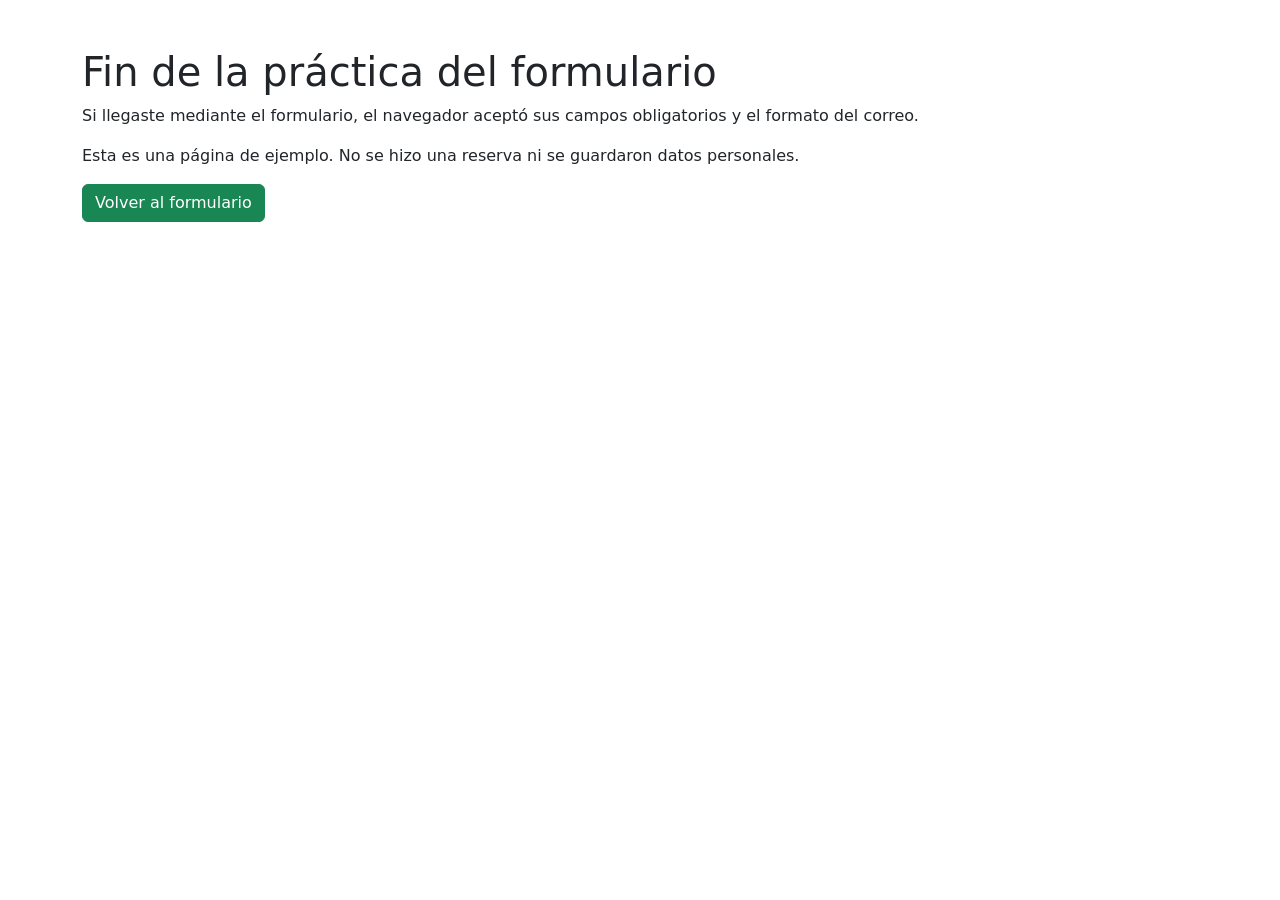
<file: practica-completada.html>
<!doctype html>
<html lang="es">
<head>
  <meta charset="UTF-8">
  <meta name="viewport" content="width=device-width, initial-scale=1">
  <title>Práctica completada</title>
  <link rel="stylesheet" href="assets/vendor/bootstrap.min.css">
</head>
<body>
  <main class="container py-5">
    <h1>Fin de la práctica del formulario</h1>
    <p>Si llegaste mediante el formulario, el navegador aceptó sus campos obligatorios y el formato del correo.</p>
    <p>Esta es una página de ejemplo. No se hizo una reserva ni se guardaron datos personales.</p>
    <a class="btn btn-success" href="ejemplo-bootstrap.html#solicitud">Volver al formulario</a>
  </main>
</body>
</html>
</file>
<file: assets/css/principal.css>
/* Estilos de la pagina principal */
* { box-sizing: border-box; }
:root { --papel:#f7f6ef; --verde:#1c5144; --tinta:#193c32; --suave:#65756c; --borde:#d8ded3; --amarillo:#f2cf66; --blanco:#fff; }
html { scroll-behavior:smooth; scroll-padding-top:100px; }
body { margin:0; background:var(--papel); color:var(--tinta); font:1rem/1.65 system-ui,-apple-system,BlinkMacSystemFont,"Segoe UI",sans-serif; }
a { color:inherit; text-underline-offset:.25rem; }
button,input,select { font:inherit; }
button,a,input,select,summary { -webkit-tap-highlight-color:transparent; }
:focus-visible { outline:3px solid #ad7211; outline-offset:4px; }
button { cursor:pointer; }
img { display:block; max-width:100%; height:auto; }
button:disabled { cursor:default; opacity:.45; }
[hidden] { display:none !important; }
.contenedor { width:min(1200px,92%); margin-inline:auto; }
.salto { position:absolute; top:-100px; left:1rem; padding:.7rem; background:white; z-index:50; }
.salto:focus { top:1rem; }
.cabecera { position:sticky; top:0; background:#f7f6eff5; backdrop-filter:blur(12px); border-bottom:1px solid var(--borde); z-index:20; }
.nav { display:flex; gap:1rem; justify-content:space-between; align-items:center; min-height:76px; flex-wrap:wrap; padding-block:.8rem; }
.marca { display:flex; gap:.6rem; align-items:center; text-decoration:none; font-weight:750; font-size:1.1rem; letter-spacing:-.04em; }
.marca-icono { width:32px; height:32px; display:grid; place-items:center; background:var(--verde); color:white; border-radius:9px; font-size:.85rem; }
.nav-enlaces { display:flex; gap:1.2rem; flex-wrap:wrap; }
.nav-enlaces a { font-size:.84rem; text-decoration:none; color:var(--suave); }
.nav-enlaces a:hover { color:var(--tinta); text-decoration:underline; }
.etiqueta { font-size:.71rem; text-transform:uppercase; letter-spacing:.14em; font-weight:750; }
.portada { display:grid; grid-template-columns:1.08fr 1fr; gap:4rem; padding-block:4.5rem 4rem; align-items:center; }
h1 { font-size:clamp(2.9rem,1.2rem + 4.2vw,5.4rem); line-height:1.03; letter-spacing:-.065em; margin:1rem 0 1.5rem; font-weight:700; }
h1 em { font-family:Georgia,serif; font-weight:400; }
h2 { font-size:clamp(1.8rem,1.1rem + 2.4vw,3rem); letter-spacing:-.05em; line-height:1.12; font-weight:650; margin:.8rem 0 1.2rem; }
h3 { font-size:1.15rem; letter-spacing:-.015em; line-height:1.3; margin:.8rem 0; }
p { margin:.7rem 0 1.2rem; }
.lead { color:var(--suave); font-size:1.05rem; max-width:52ch; }
.acciones { display:flex; gap:.65rem; flex-wrap:wrap; margin-block:1.6rem; }
.boton { border:1px solid var(--verde); border-radius:100px; background:var(--verde); color:white; padding:.75rem 1.2rem; font-size:.86rem; text-decoration:none; font-weight:650; display:inline-flex; align-items:center; justify-content:center; gap:.6rem; }
.boton:hover { background:#123f33; }
.boton-claro { background:transparent; color:var(--verde); }
.boton-claro:hover { background:#e9eddc; }
.portada-foto { position:relative; padding-bottom:2rem; }
.portada-foto > img { width:100%; aspect-ratio:1.07; object-fit:cover; border-radius:5rem .5rem .5rem .5rem; }
.ficha-flotante { position:absolute; bottom:0; left:1rem; right:1rem; background:white; border:1px solid var(--borde); padding:1rem 1.3rem; border-radius:.55rem; display:flex; gap:1rem; align-items:center; box-shadow:0 10px 30px #183b3212; }
.ficha-flotante strong { display:block; font-size:.95rem; }
.ficha-flotante small { color:var(--suave); }
.pantallas { display:flex; align-items:flex-end; gap:.4rem; flex-shrink:0; }
.pantalla { display:block; width:40px; height:26px; border:2px solid var(--verde); border-radius:3px; position:relative; }
.pantalla::after { content:""; position:absolute; background:var(--verde); width:14px; height:2px; left:11px; bottom:-5px; }
.tablet { width:22px; height:30px; }.tablet::after { display:none; }.movil { width:14px; height:24px; }.movil::after { display:none; }
.datos-portada { display:flex; gap:1.4rem; color:var(--suave); font-size:.78rem; }
.datos-portada span { border-left:1px solid var(--borde); padding-left:1rem; }.datos-portada span:first-child { border:0; padding:0; }
.ruta { display:grid; grid-template-columns:repeat(3,1fr); border:1px solid var(--borde); border-radius:.55rem; background:#eeefdf; margin-bottom:4rem; }
.ruta a { text-decoration:none; padding:1.2rem 1.5rem; display:flex; gap:1rem; align-items:start; }.ruta a+a { border-left:1px solid var(--borde); }
.ruta span { color:#7b845a; font-size:.8rem; }.ruta strong { display:block; font-size:.9rem; }.ruta small { color:var(--suave); font-size:.78rem; }
.seccion { padding-block:3.8rem; border-top:1px solid var(--borde); }
.titulo-seccion { display:flex; justify-content:space-between; gap:2rem; align-items:end; margin-bottom:2rem; }
.titulo-seccion > p { max-width:45ch; color:var(--suave); }
.numero { font-size:.68rem; font-weight:700; background:var(--amarillo); color:#4a3b12; border-radius:100px; padding:.3rem .65rem; display:inline-block; letter-spacing:.08em; }
.conceptos { display:grid; grid-template-columns:repeat(2,1fr); gap:1rem; }
.concepto { background:white; border:1px solid var(--borde); border-radius:.5rem; padding:1.5rem; min-width:0; }
.concepto .codigo-mini { color:#64833e; font: .8rem ui-monospace,Consolas,monospace; }
.concepto p { font-size:.95rem; color:var(--suave); }.concepto p strong { color:var(--tinta); }
.concepto details { border-top:1px solid var(--borde); margin-top:1.2rem; padding-top:.8rem; }
summary { cursor:pointer; font-size:.84rem; font-weight:650; }
pre { margin:.9rem 0; padding:1rem; background:#15392f; color:#e8edda; border-radius:.4rem; overflow:auto; font:.78rem/1.8 ui-monospace,SFMono-Regular,Consolas,monospace; tab-size:2; }
.linea { display:block; counter-increment:linea; white-space:pre; }.linea::before { content:counter(linea); display:inline-block; width:2.2em; margin-right:1em; color:#799689; text-align:right; user-select:none; }
pre code { counter-reset:linea; }
:not(pre)>code { background:#e9eee4; color:#31554a; border-radius:.25rem; padding:.12rem .35rem; font:.88em ui-monospace,Consolas,monospace; overflow-wrap:anywhere; }
.nota { color:var(--suave); font-size:.85rem; }
.apunte { border-left:3px solid var(--amarillo); padding:.8rem 1.1rem; background:#edeee0; border-radius:0 .4rem .4rem 0; margin-block:1.5rem; }
.apunte p { margin:.4rem 0; font-size:.91rem; }
.split { display:grid; grid-template-columns:1fr 1fr; gap:2rem; }
.versiones { display:grid; grid-template-columns:repeat(3,1fr); gap:1rem; margin-block:1.5rem; }
.version { background:#edf0e5; border:1px solid var(--borde); border-top:3px solid #91a17d; padding:1.3rem; border-radius:.4rem; min-width:0; }
.version strong { display:block; font-size:1.2rem; }
.version-fecha { display:block; font-size:.75rem; color:#52664e; margin-top:.3rem; }
.version p { color:var(--suave); font-size:.86rem; line-height:1.65; }
.version p b { color:var(--tinta); }
.version a { font-size:.76rem; font-weight:650; }
.version-elegida { background:#e6edd7; border-color:#8f9e71; border-top-color:var(--verde); }
.version-detalle { margin-block:1.7rem; }
.version-detalle summary { padding:.9rem 1rem; background:#edf0e5; border:1px solid var(--borde); border-radius:.4rem; }
.version-detalle .tabla-wrap { margin-top:.8rem; }
.referencia-tema { border-top:1px solid var(--borde); padding-top:.8rem; margin-top:1.2rem; display:flex; gap:.3rem .8rem; flex-wrap:wrap; font-size:.75rem; line-height:1.6; }
.referencia-tema > span { flex-basis:100%; color:var(--suave); }
.referencia-tema a { font-size:.75rem; font-weight:600; }
.tabla-wrap { overflow-x:auto; border:1px solid var(--borde); border-radius:.4rem; background:white; }
table { border-collapse:collapse; width:100%; font-size:.84rem; } th,td { padding:.85rem 1rem; text-align:left; border-bottom:1px solid var(--borde); vertical-align:top; } th { background:#e9eee0; font-weight:650; } tr:last-child td { border:0; }
.lista { padding-left:1.2rem; color:var(--suave); font-size:.94rem; }.lista li { margin:.55rem 0; }
.componentes { display:grid; grid-template-columns:repeat(3,1fr); gap:1rem; }.componente { background:white; border:1px solid var(--borde); border-radius:.5rem; padding:1.4rem; min-width:0; }.componente p { color:var(--suave); font-size:.9rem; }.componente a { font-size:.8rem; font-weight:650; }.componente small { color:var(--suave); }
.sources { display:grid; grid-template-columns:1fr 1fr; gap:.75rem; padding:0; list-style:none; }.sources li { border-bottom:1px solid var(--borde); padding:.8rem 0; }.sources a { font-size:.87rem; font-weight:650; }.sources small { display:block; color:var(--suave); font-size:.76rem; }
.pie { background:var(--verde); color:#edf2df; padding-block:2.5rem; }.pie .contenedor { display:flex; justify-content:space-between; align-items:center; gap:1.5rem; flex-wrap:wrap; }.pie p { font-size:.82rem; margin:.4rem 0; }.pie a { font-size:.85rem; }
@media (max-width:900px) { .portada { gap:2rem; }.titulo-seccion { display:block; }.componentes { grid-template-columns:repeat(2,1fr); }.versiones { grid-template-columns:repeat(2,1fr); } }
@media (max-width:700px) { html { scroll-padding-top:140px; }.portada { grid-template-columns:1fr; padding-top:2.6rem; }.portada-foto { max-width:480px; }.nav { gap:.5rem; }.nav-enlaces { gap:.8rem; }.nav-enlaces a { font-size:.76rem; }.ruta { grid-template-columns:1fr; }.ruta a+a { border-left:0; border-top:1px solid var(--borde); }.conceptos,.split,.sources,.versiones { grid-template-columns:1fr; }.seccion { padding-block:2.8rem; }.concepto { padding:1.2rem; }.componentes { grid-template-columns:1fr; }.datos-portada { gap:.6rem; flex-wrap:wrap; } }
@media (prefers-reduced-motion:reduce) { html { scroll-behavior:auto; } }
@media print { .cabecera,.acciones,.portada-foto { display:none; } body { background:white; font-size:11pt; } .portada,.split,.conceptos { display:block; }.concepto,.componente { break-inside:avoid; margin:1rem 0; }.contenedor { width:100%; }.seccion { padding:1rem 0; } details { display:block; } }
</file>
<file: assets/css/ejemplo-css.css>
/* Estilos de la pagina */
/* Incluir bordes y relleno en el ancho */
* { box-sizing: border-box; }
:root { --verde: #174f43; --tinta: #18352e; --papel: #f6f4ec; --acento: #e9c55b; }
html { scroll-behavior: smooth; }
body { margin: 0; background: var(--papel); color: var(--tinta); font: 1rem/1.65 system-ui, sans-serif; }
a { color: inherit; }
a:focus-visible, summary:focus-visible { outline: 3px solid #b58019; outline-offset: 5px; }
/* Ajustar las imagenes */
img { display: block; max-width: 100%; height: auto; }
/* Ancho del contenido */
.contenedor { width: min(1120px, 92%); margin-inline: auto; }
.barra-demo { background: #132e27; color: white; padding: .65rem 4%; font-size: .8rem; display: flex; justify-content: space-between; flex-wrap: wrap; gap: .5rem; }
.barra-demo a { text-underline-offset: .25rem; }
.cabecera { padding-block: 1.4rem; }
.navegacion { display: flex; align-items: center; justify-content: space-between; flex-wrap: wrap; gap: 1rem; }
.marca { font-size: 1.45rem; font-weight: 800; text-decoration: none; letter-spacing: -.06em; }
.marca span { color: #737f35; }
.enlaces { display: flex; flex-wrap: wrap; gap: 1.3rem; }
.enlaces a { font-size: .9rem; text-decoration: none; }
.enlaces a:hover { text-decoration: underline; }
.etiqueta { font-size: .72rem; font-weight: 750; letter-spacing: .15em; text-transform: uppercase; }
/* Portada en una columna */
.portada { display: grid; grid-template-columns: 1fr; gap: 2rem; padding-block: 2rem 4rem; align-items: center; }
/* Tamano del titulo */
h1 { font-size: clamp(2.4rem, 1.2rem + 5vw, 5rem); line-height: 1.04; letter-spacing: -.06em; font-weight: 750; margin: 1rem 0 1.4rem; }
h2 { font-size: clamp(1.8rem, 1.2rem + 2vw, 2.9rem); line-height: 1.12; letter-spacing: -.045em; margin: .8rem 0 1rem; }
h3 { line-height: 1.25; margin: .6rem 0; }
p { max-width: 65ch; }
.portada p { color: #5e7067; font-size: 1.05rem; }
.boton { display: inline-block; background: var(--verde); color: white; border-radius: 100px; padding: .85rem 1.5rem; text-decoration: none; font-weight: 650; }
.boton:hover { background: #0e3e33; }
.foto-portada { position: relative; }
.foto-portada img { width: 100%; aspect-ratio: 4 / 4.5; object-fit: cover; border-radius: 5rem .5rem .5rem .5rem; }
.nota-foto { position: absolute; bottom: 1rem; left: 1rem; right: 1rem; padding: 1rem 1.3rem; background: #fffffff0; border-radius: .4rem; }
.nota-foto strong { display: block; }
.nota-foto span { font-size: .8rem; }
.seccion { padding-block: 3.5rem; border-top: 1px solid #d7dfd5; }
.introduccion { display: grid; gap: 1rem; margin-bottom: 2rem; }
/* Tarjetas en una columna */
.destinos { display: grid; grid-template-columns: repeat(12, minmax(0, 1fr)); gap: 1.5rem; }
.destino { grid-column: span 12; min-width: 0; background: white; border: 1px solid #d7dfd5; border-radius: .6rem; overflow: hidden; }
.destino img { width: 100%; aspect-ratio: 4 / 3; object-fit: cover; }
.destino-contenido { padding: 1.3rem; }
.destino p { color: #5e7067; font-size: .95rem; }
.destino a { font-weight: 650; text-underline-offset: .25rem; }
.consejos { display: grid; gap: 1.4rem; }
.consejo { border-left: 2px solid var(--acento); padding-left: 1.2rem; }
.contacto { background: #e7eddc; border-radius: .7rem; padding: clamp(1.4rem, 4vw, 3rem); }
.contacto details { padding-block: 1rem; border-bottom: 1px solid #bdcbb9; }
.contacto summary { font-weight: 650; cursor: pointer; }
.pie { padding-block: 2rem; color: #64746a; font-size: .8rem; }
.indicador { font-weight: 650; }
.vista-tablet, .vista-desktop { display: none; }
.salto { position: absolute; top: -100px; left: 1rem; padding: .7rem; background: white; z-index: 9; }
.salto:focus { top: 1rem; }
/* Estilos para tablet */
@media (min-width: 768px) {
  .portada { grid-template-columns: 1fr 1fr; gap: 3rem; }
  .destino { grid-column: span 6; } /* Dos tarjetas por fila */
  .introduccion { grid-template-columns: 1fr 1fr; align-items: end; }
  .consejos { grid-template-columns: repeat(3, 1fr); }
  .vista-movil { display: none; }
  .vista-tablet { display: inline; }
}
@media (min-width: 1024px) {
  .destino { grid-column: span 4; } /* Tres tarjetas por fila */
  .vista-tablet { display: none; }
  .vista-desktop { display: inline; }
}
@media (prefers-reduced-motion: reduce) { html { scroll-behavior: auto; } }
</file>
